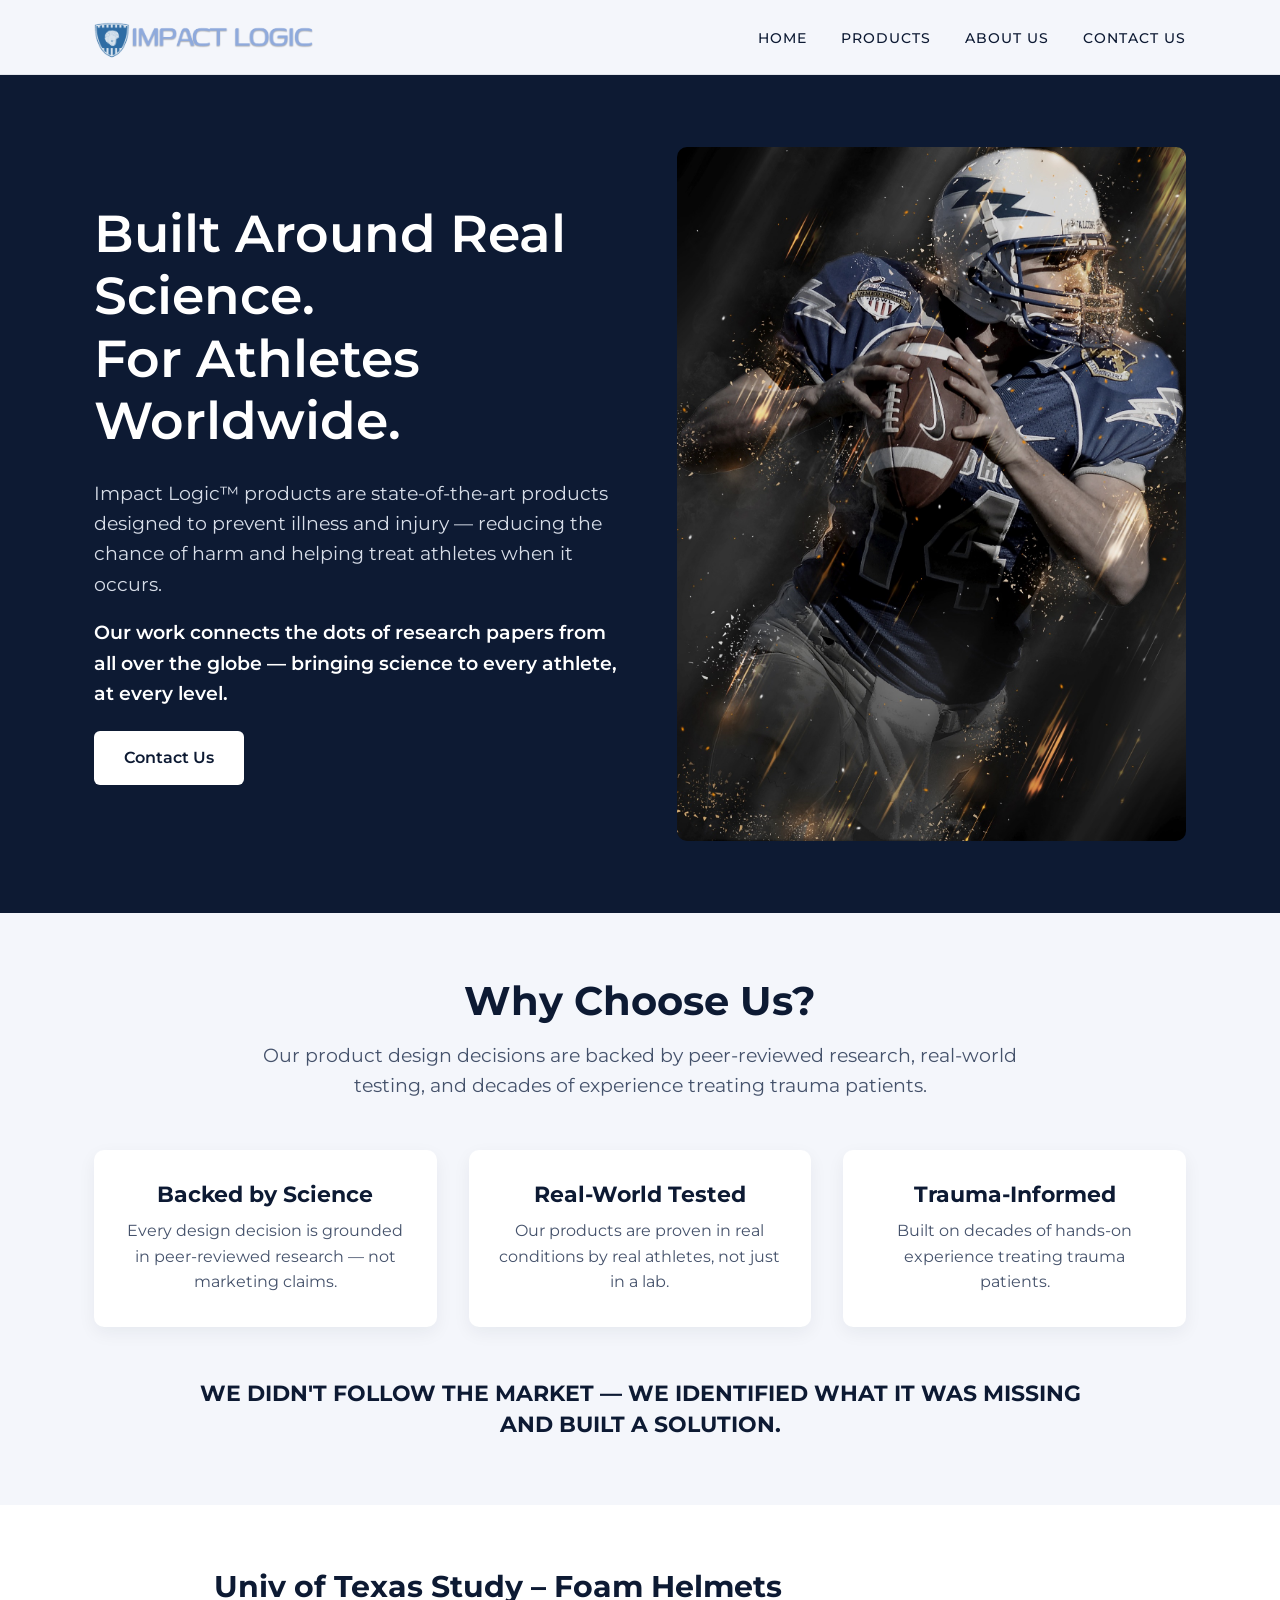
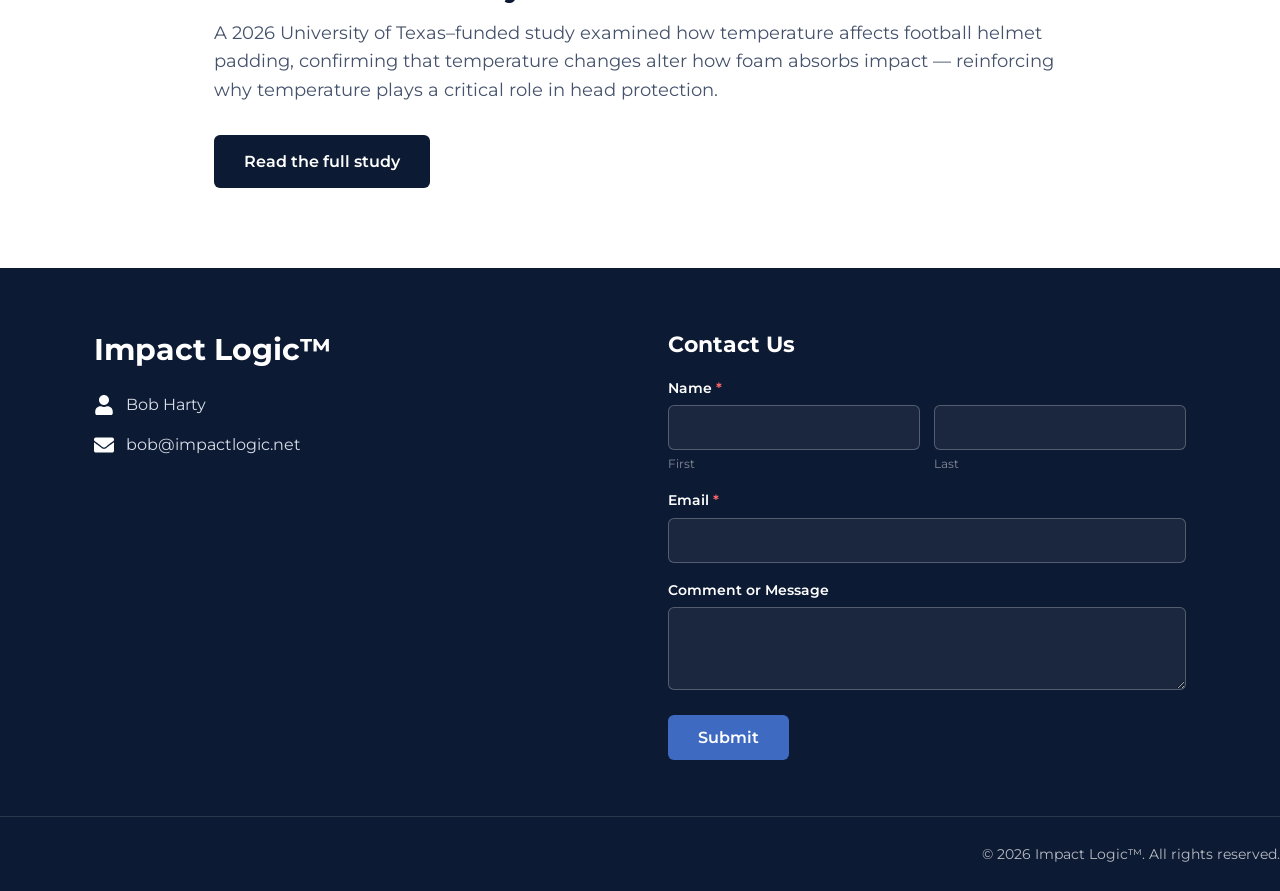
<file: index.html>
<!doctype html>
<html lang="en-US">
  <head>
    <meta charset="UTF-8" />
    <meta name="viewport" content="width=device-width, initial-scale=1" />
    <title>Impact Logic™ — Built Around Real Science</title>
    <link rel="icon" href="images/logo.png" />
    <link rel="preconnect" href="https://fonts.googleapis.com" />
    <link rel="preconnect" href="https://fonts.gstatic.com" crossorigin />
    <link
      href="https://fonts.googleapis.com/css2?family=Montserrat:wght@400;500;600;700&display=swap"
      rel="stylesheet"
    />
    <link rel="stylesheet" href="style.css" />
  </head>
  <body>
    <header class="site-header">
      <div class="header-inner">
        <a href="index.html" class="logo"
          ><img src="images/logo.png" alt="Impact Logic"
        /></a>
        <button
          class="menu-toggle"
          aria-label="Menu"
          onclick="document.getElementById('nav').classList.toggle('open')"
        >
          <svg
            width="28"
            height="28"
            viewBox="0 0 24 24"
            fill="none"
            stroke="#0d1a33"
            stroke-width="2"
          >
            <line x1="3" y1="6" x2="21" y2="6" />
            <line x1="3" y1="12" x2="21" y2="12" />
            <line x1="3" y1="18" x2="21" y2="18" />
          </svg>
        </button>
        <nav class="main" id="nav">
          <ul>
            <li><a href="index.html">Home</a></li>
            <li class="has-drop">
              <a href="products.html">Products</a>
              <ul class="drop">
                <li><a href="the-vortex.html">The Vortex</a></li>
                <li><a href="nekprotek.html">NekProTek</a></li>
                <li><a href="cryo-chair.html">Cryo Chair</a></li>
              </ul>
            </li>
            <li><a href="about.html">About Us</a></li>
            <li><a href="contact.html">Contact Us</a></li>
          </ul>
        </nav>
      </div>
    </header>

    <section class="hero" style="padding: 0">
      <div
        class="hero-grid"
        style="
          display: grid;
          grid-template-columns: 1.05fr 1fr;
          gap: 48px;
          align-items: center;
          background: var(--navy);
          max-width: 100%;
          margin: 0 auto;
          padding: 72px max(24px, calc((100% - 1140px) / 2 + 24px));
          color: #fff;
        "
      >
        <div>
          <h1 style="font-size: 52px; font-weight: 600; margin-bottom: 26px">
            Built Around Real Science.<br />For Athletes Worldwide.
          </h1>
          <p
            style="
              color: var(--text-light);
              margin-bottom: 18px;
              font-size: 19px;
            "
          >
            Impact Logic&trade; products are state-of-the-art products designed
            to prevent illness and injury &mdash; reducing the chance of harm
            and helping treat athletes when it occurs.
          </p>
          <p
            style="
              color: #fff;
              font-weight: 600;
              margin-bottom: 8px;
              font-size: 19px;
            "
          >
            Our work connects the dots of research papers from all over the
            globe &mdash; bringing science to every athlete, at every level.
          </p>
          <a href="contact.html" class="btn">Contact Us</a>
        </div>
        <div
          style="
            border-radius: 10px;
            overflow: hidden;
            background: #05070d;
            min-height: 460px;
          "
        >
          <img
            src="images/hero.jpg"
            alt="American Football Player in action"
            style="
              width: 100%;
              height: 100%;
              object-fit: cover;
              min-height: 460px;
            "
          />
        </div>
      </div>
    </section>
    <section class="alt" style="text-align: center">
      <div class="wrap">
        <h2 style="font-size: 40px; margin-bottom: 16px">Why Choose Us?</h2>
        <p class="lead" style="margin: 0 auto 48px">
          Our product design decisions are backed by peer-reviewed research,
          real-world testing, and decades of experience treating trauma
          patients.
        </p>
        <div class="pillars">
          <div class="pillar">
            <h3>Backed by Science</h3>
            <p>
              Every design decision is grounded in peer-reviewed research
              &mdash; not marketing claims.
            </p>
          </div>
          <div class="pillar">
            <h3>Real-World Tested</h3>
            <p>
              Our products are proven in real conditions by real athletes, not
              just in a lab.
            </p>
          </div>
          <div class="pillar">
            <h3>Trauma-Informed</h3>
            <p>
              Built on decades of hands-on experience treating trauma patients.
            </p>
          </div>
        </div>
        <p
          style="
            max-width: 900px;
            margin: 52px auto 0;
            font-weight: 700;
            font-size: 22px;
            color: var(--navy);
            line-height: 1.4;
          "
        >
          WE DIDN'T FOLLOW THE MARKET &mdash; WE IDENTIFIED WHAT IT WAS MISSING
          AND BUILT A SOLUTION.
        </p>
      </div>
    </section>
    <section>
      <div class="wrap block" style="max-width: 900px; margin: 0 auto">
        <h2>Univ of Texas Study &ndash; Foam Helmets</h2>
        <p>
          A 2026 University of Texas–funded study examined how temperature affects football helmet padding, confirming that temperature changes alter how foam absorbs impact — reinforcing why temperature plays a critical role in head protection.</p>
          <a href="https://link.springer.com/article/10.1007/s10439-026-04161-2" target="_blank" rel="noopener"" class="btn btn-navy" style="color: #fff">Read the full study</a>
        </p>
      </div>
    </section>


    <footer class="site-footer" id="footer">
      <div class="footer-grid">
        <div class="footer-brand">
          <h2>Impact Logic&trade;</h2>
          <ul class="contact-list">
            <li>
              <svg viewBox="0 0 448 512">
                <path
                  d="M224 256c70.7 0 128-57.3 128-128S294.7 0 224 0 96 57.3 96 128s57.3 128 128 128zm89.6 32h-16.7c-22.2 10.2-46.9 16-72.9 16s-50.6-5.8-72.9-16h-16.7C60.2 288 0 348.2 0 422.4V464c0 26.5 21.5 48 48 48h352c26.5 0 48-21.5 48-48v-41.6c0-74.2-60.2-134.4-134.4-134.4z"
                />
              </svg>
              Bob Harty
            </li>
            <li>
              <svg viewBox="0 0 512 512">
                <path
                  d="M502.3 190.8c3.9-3.1 9.7-.2 9.7 4.7V400c0 26.5-21.5 48-48 48H48c-26.5 0-48-21.5-48-48V195.6c0-5 5.7-7.8 9.7-4.7 22.4 17.4 52.1 39.5 154.1 113.6 21.1 15.4 56.7 47.8 92.2 47.6 35.7.3 72-32.8 92.3-47.6 102-74.1 131.6-96.3 154-113.7zM256 320c23.2.4 56.6-29.2 73.4-41.4 132.7-96.3 142.8-104.7 173.4-128.7 5.8-4.5 9.2-11.5 9.2-18.9v-19c0-26.5-21.5-48-48-48H48C21.5 64 0 85.5 0 112v19c0 7.4 3.4 14.3 9.2 18.9 30.6 23.9 40.7 32.4 173.4 128.7 16.8 12.2 50.2 41.8 73.4 41.4z"
                />
              </svg>
              <a href="mailto:bob@impactlogic.net">bob@impactlogic.net</a>
            </li>
          </ul>
        </div>
        <div class="form-box">
          <h3>Contact Us</h3>
          <form action="https://formspree.io/f/xzerdgpr" method="POST">
            <div class="field">
              <label>Name <span class="req">*</span></label>
              <div class="form-row">
                <div>
                  <input type="text" name="First Name" required />
                  <div class="sub">First</div>
                </div>
                <div>
                  <input type="text" name="Last Name" required />
                  <div class="sub">Last</div>
                </div>
              </div>
            </div>
            <div class="field">
              <label>Email <span class="req">*</span></label
              ><input type="email" name="email" required />
            </div>
            <div class="field">
              <label>Comment or Message</label
              ><textarea name="message" rows="3"></textarea>
            </div>
            <button type="submit" class="form-submit">Submit</button>
          </form>
        </div>
      </div>
      <div class="copyright">
        &copy; 2026 Impact Logic&trade;. All rights reserved.
      </div>
    </footer>
     <script src="form-handler.js"></script>
  </body>
</html>
</file>
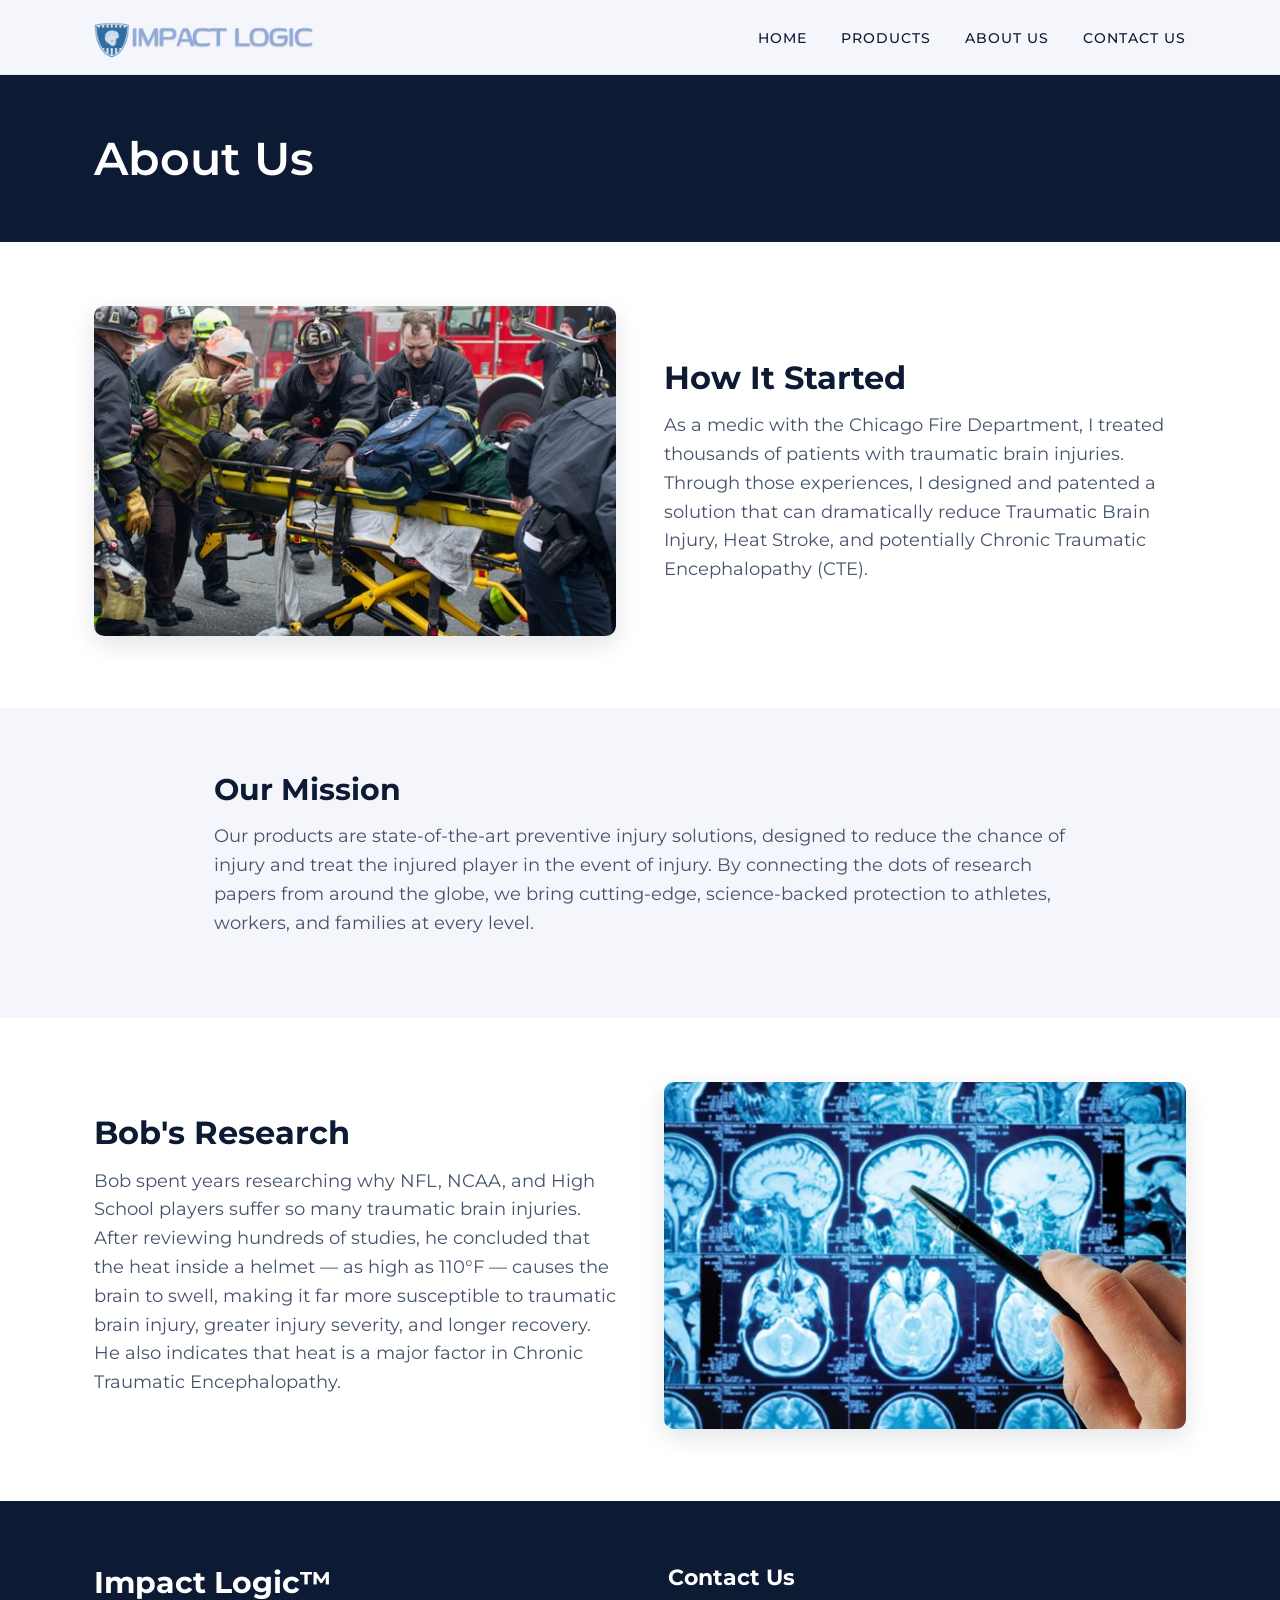
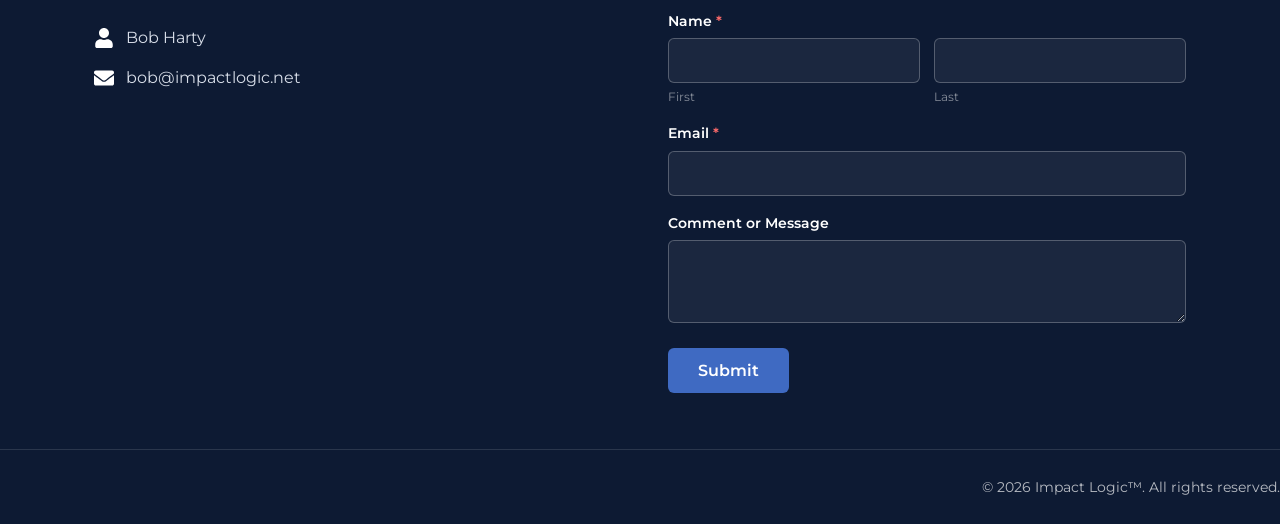
<file: about.html>
<!doctype html>
<html lang="en-US">
<head>
<meta charset="UTF-8">
<meta name="viewport" content="width=device-width, initial-scale=1">
<title>About Us — Impact Logic™</title>
<link rel="icon" href="images/logo.png">
<link rel="preconnect" href="https://fonts.googleapis.com">
<link rel="preconnect" href="https://fonts.gstatic.com" crossorigin>
<link href="https://fonts.googleapis.com/css2?family=Montserrat:wght@400;500;600;700&display=swap" rel="stylesheet">
<link rel="stylesheet" href="style.css">
</head>
<body>
<header class="site-header">
  <div class="header-inner">
    <a href="index.html" class="logo"><img src="images/logo.png" alt="Impact Logic"></a>
    <button class="menu-toggle" aria-label="Menu" onclick="document.getElementById('nav').classList.toggle('open')">
      <svg width="28" height="28" viewBox="0 0 24 24" fill="none" stroke="#0d1a33" stroke-width="2"><line x1="3" y1="6" x2="21" y2="6"/><line x1="3" y1="12" x2="21" y2="12"/><line x1="3" y1="18" x2="21" y2="18"/></svg>
    </button>
    <nav class="main" id="nav">
      <ul>
        <li><a href="index.html">Home</a></li>
        <li class="has-drop"><a href="products.html">Products</a>
          <ul class="drop">
            <li><a href="the-vortex.html">The Vortex</a></li>
            <li><a href="nekprotek.html">NekProTek</a></li>
            <li><a href="cryo-chair.html">Cryo Chair</a></li>
          </ul>
        </li>
        <li><a href="about.html">About Us</a></li>
        <li><a href="contact.html">Contact Us</a></li>
      </ul>
    </nav>
  </div>
</header>

<div class="page-head"><div class="wrap"><h1>About Us</h1></div></div>
<section><div class="wrap">
  <div class="prod">
    <img src="images/medics.png" alt="Medics">
    <div>
      <h2>How It Started</h2>
      <p>As a medic with the Chicago Fire Department, I treated thousands of patients with traumatic brain injuries. Through those experiences, I designed and patented a solution that can dramatically reduce Traumatic Brain Injury, Heat Stroke, and potentially Chronic Traumatic Encephalopathy (CTE).</p>
    </div>
  </div>
</div></section>
<section class="alt"><div class="wrap block">
  <h2>Our Mission</h2>
  <p>Our products are state-of-the-art preventive injury solutions, designed to reduce the chance of injury and treat the injured player in the event of injury. By connecting the dots of research papers from around the globe, we bring cutting-edge, science-backed protection to athletes, workers, and families at every level.</p>
</div></section>
<section><div class="wrap">
  <div class="prod rev">
    <img src="images/mri.png" alt="MRI Brain Scan">
    <div>
      <h2>Bob's Research</h2>
      <p>Bob spent years researching why NFL, NCAA, and High School players suffer so many traumatic brain injuries. After reviewing hundreds of studies, he concluded that the heat inside a helmet &mdash; as high as 110&deg;F &mdash; causes the brain to swell, making it far more susceptible to traumatic brain injury, greater injury severity, and longer recovery. He also indicates that heat is a major factor in Chronic Traumatic Encephalopathy.</p>
    </div>
  </div>
</div></section>

<footer class="site-footer" id="footer">
  <div class="footer-grid">
    <div class="footer-brand">
      <h2>Impact Logic&trade;</h2>
      <ul class="contact-list">
        <li><svg viewBox="0 0 448 512"><path d="M224 256c70.7 0 128-57.3 128-128S294.7 0 224 0 96 57.3 96 128s57.3 128 128 128zm89.6 32h-16.7c-22.2 10.2-46.9 16-72.9 16s-50.6-5.8-72.9-16h-16.7C60.2 288 0 348.2 0 422.4V464c0 26.5 21.5 48 48 48h352c26.5 0 48-21.5 48-48v-41.6c0-74.2-60.2-134.4-134.4-134.4z"/></svg> Bob Harty</li>
        <li><svg viewBox="0 0 512 512"><path d="M502.3 190.8c3.9-3.1 9.7-.2 9.7 4.7V400c0 26.5-21.5 48-48 48H48c-26.5 0-48-21.5-48-48V195.6c0-5 5.7-7.8 9.7-4.7 22.4 17.4 52.1 39.5 154.1 113.6 21.1 15.4 56.7 47.8 92.2 47.6 35.7.3 72-32.8 92.3-47.6 102-74.1 131.6-96.3 154-113.7zM256 320c23.2.4 56.6-29.2 73.4-41.4 132.7-96.3 142.8-104.7 173.4-128.7 5.8-4.5 9.2-11.5 9.2-18.9v-19c0-26.5-21.5-48-48-48H48C21.5 64 0 85.5 0 112v19c0 7.4 3.4 14.3 9.2 18.9 30.6 23.9 40.7 32.4 173.4 128.7 16.8 12.2 50.2 41.8 73.4 41.4z"/></svg> <a href="mailto:bob@impactlogic.net">bob@impactlogic.net</a></li>
      </ul>
    </div>
    <div class="form-box">
      <h3>Contact Us</h3>
      <form action="https://formspree.io/f/xzerdgpr" method="POST">
        <div class="field"><label>Name <span class="req">*</span></label>
          <div class="form-row">
            <div><input type="text" name="First Name" required><div class="sub">First</div></div>
            <div><input type="text" name="Last Name" required><div class="sub">Last</div></div>
          </div>
        </div>
        <div class="field"><label>Email <span class="req">*</span></label><input type="email" name="email" required></div>
        <div class="field"><label>Comment or Message</label><textarea name="message" rows="3"></textarea></div>
        <button type="submit" class="form-submit">Submit</button>
      </form>
    </div>
  </div>
  <div class="copyright">&copy; 2026 Impact Logic&trade;. All rights reserved.</div>
</footer>
   <script src="form-handler.js"></script>
</body>
</html>
</file>
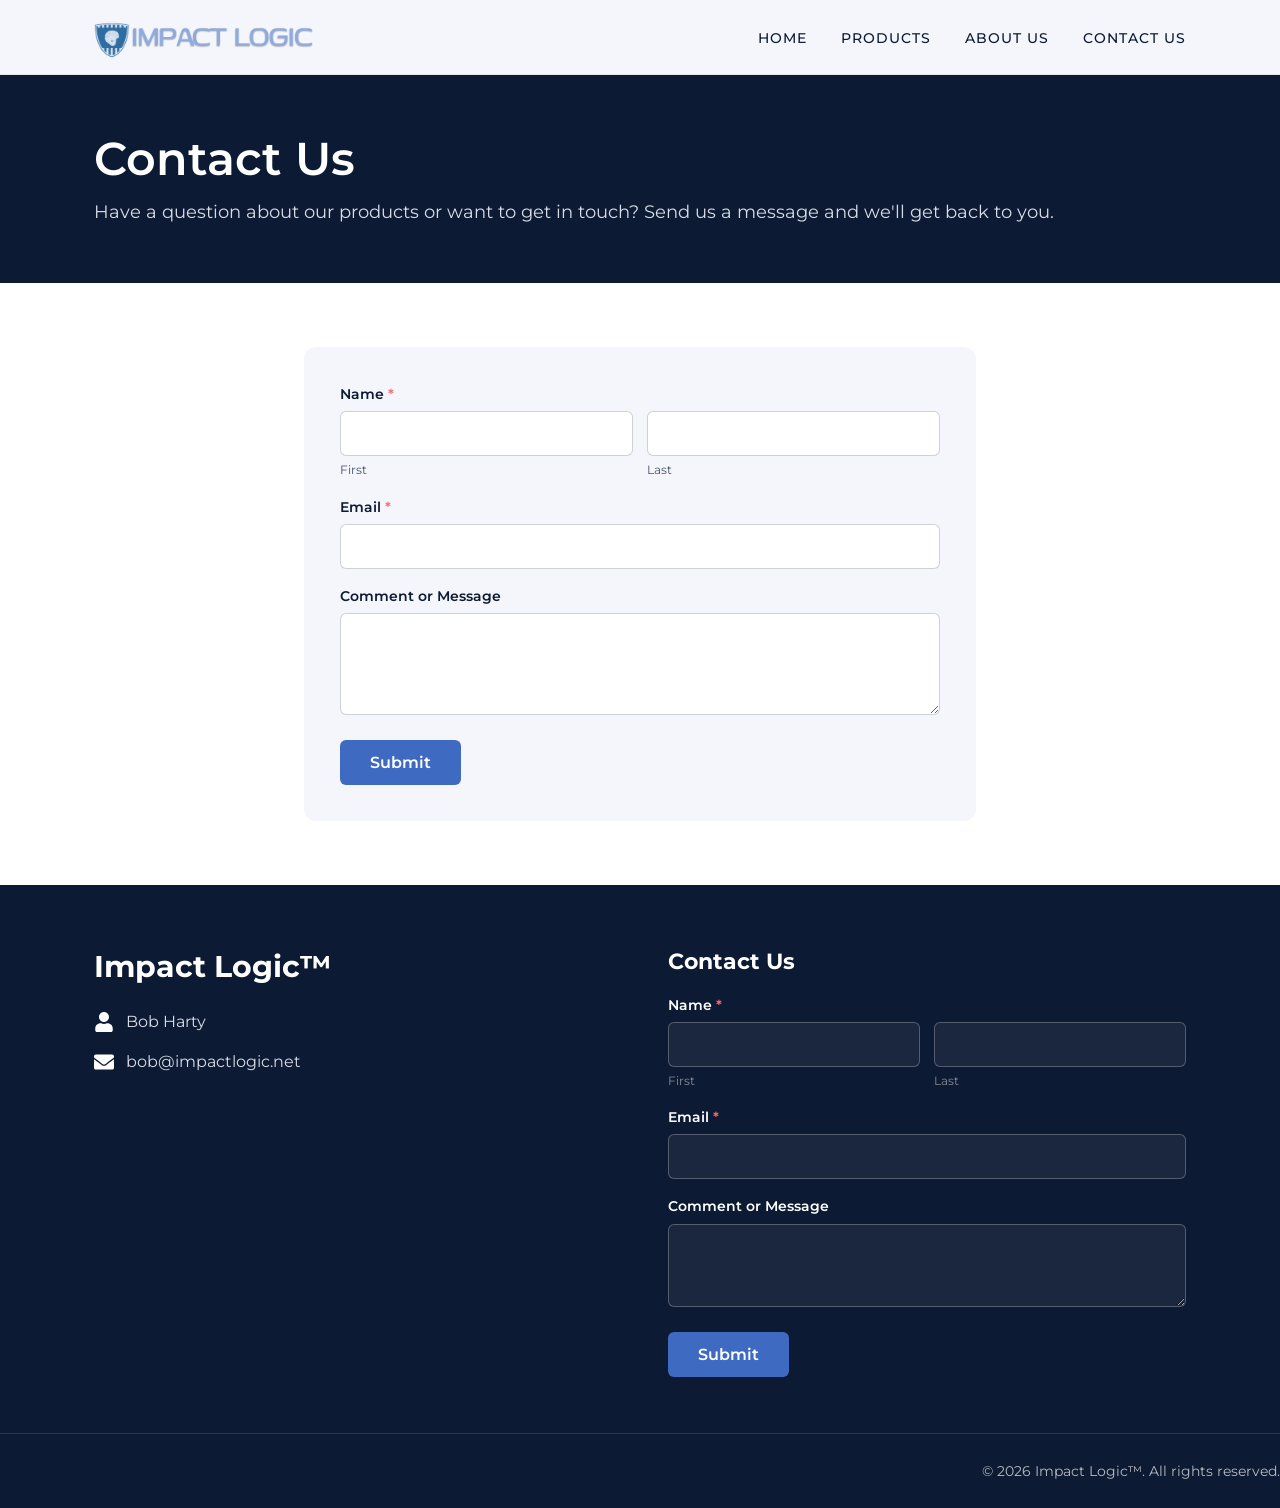
<file: contact.html>
<!doctype html>
<html lang="en-US">
<head>
<meta charset="UTF-8">
<meta name="viewport" content="width=device-width, initial-scale=1">
<title>Contact Us — Impact Logic™</title>
<link rel="icon" href="images/logo.png">
<link rel="preconnect" href="https://fonts.googleapis.com">
<link rel="preconnect" href="https://fonts.gstatic.com" crossorigin>
<link href="https://fonts.googleapis.com/css2?family=Montserrat:wght@400;500;600;700&display=swap" rel="stylesheet">
<link rel="stylesheet" href="style.css">
</head>
<body>
<header class="site-header">
  <div class="header-inner">
    <a href="index.html" class="logo"><img src="images/logo.png" alt="Impact Logic"></a>
    <button class="menu-toggle" aria-label="Menu" onclick="document.getElementById('nav').classList.toggle('open')">
      <svg width="28" height="28" viewBox="0 0 24 24" fill="none" stroke="#0d1a33" stroke-width="2"><line x1="3" y1="6" x2="21" y2="6"/><line x1="3" y1="12" x2="21" y2="12"/><line x1="3" y1="18" x2="21" y2="18"/></svg>
    </button>
    <nav class="main" id="nav">
      <ul>
        <li><a href="index.html">Home</a></li>
        <li class="has-drop"><a href="products.html">Products</a>
          <ul class="drop">
            <li><a href="the-vortex.html">The Vortex</a></li>
            <li><a href="nekprotek.html">NekProTek</a></li>
            <li><a href="cryo-chair.html">Cryo Chair</a></li>
          </ul>
        </li>
        <li><a href="about.html">About Us</a></li>
        <li><a href="contact.html">Contact Us</a></li>
      </ul>
    </nav>
  </div>
</header>

<div class="page-head"><div class="wrap"><h1>Contact Us</h1>
  <p>Have a question about our products or want to get in touch? Send us a message and we'll get back to you.</p>
</div></div>
<section><div class="wrap" style="max-width:720px;">
  <!-- To make this email Bob: sign up free at https://formspree.io, create a form,
       and replace YOUR_FORM_ID below with the endpoint it gives you. -->
  <form action="https://formspree.io/f/xzerdgpr" method="POST" style="background:var(--pale);padding:36px;border-radius:12px;">
    <div class="field"><label style="color:var(--navy);">Name <span class="req">*</span></label>
      <div class="form-row">
        <div><input type="text" name="First Name" required style="background:#fff;border-color:rgba(13,26,51,.2);color:var(--ink);"><div class="sub" style="color:var(--muted);">First</div></div>
        <div><input type="text" name="Last Name" required style="background:#fff;border-color:rgba(13,26,51,.2);color:var(--ink);"><div class="sub" style="color:var(--muted);">Last</div></div>
      </div>
    </div>
    <div class="field"><label style="color:var(--navy);">Email <span class="req">*</span></label><input type="email" name="email" required style="background:#fff;border-color:rgba(13,26,51,.2);color:var(--ink);"></div>
    <div class="field"><label style="color:var(--navy);">Comment or Message</label><textarea name="message" rows="4" style="background:#fff;border-color:rgba(13,26,51,.2);color:var(--ink);"></textarea></div>
    <button type="submit" class="form-submit">Submit</button>
  </form>
</div></section>

<footer class="site-footer" id="footer">
  <div class="footer-grid">
    <div class="footer-brand">
      <h2>Impact Logic&trade;</h2>
      <ul class="contact-list">
        <li><svg viewBox="0 0 448 512"><path d="M224 256c70.7 0 128-57.3 128-128S294.7 0 224 0 96 57.3 96 128s57.3 128 128 128zm89.6 32h-16.7c-22.2 10.2-46.9 16-72.9 16s-50.6-5.8-72.9-16h-16.7C60.2 288 0 348.2 0 422.4V464c0 26.5 21.5 48 48 48h352c26.5 0 48-21.5 48-48v-41.6c0-74.2-60.2-134.4-134.4-134.4z"/></svg> Bob Harty</li>
        <li><svg viewBox="0 0 512 512"><path d="M502.3 190.8c3.9-3.1 9.7-.2 9.7 4.7V400c0 26.5-21.5 48-48 48H48c-26.5 0-48-21.5-48-48V195.6c0-5 5.7-7.8 9.7-4.7 22.4 17.4 52.1 39.5 154.1 113.6 21.1 15.4 56.7 47.8 92.2 47.6 35.7.3 72-32.8 92.3-47.6 102-74.1 131.6-96.3 154-113.7zM256 320c23.2.4 56.6-29.2 73.4-41.4 132.7-96.3 142.8-104.7 173.4-128.7 5.8-4.5 9.2-11.5 9.2-18.9v-19c0-26.5-21.5-48-48-48H48C21.5 64 0 85.5 0 112v19c0 7.4 3.4 14.3 9.2 18.9 30.6 23.9 40.7 32.4 173.4 128.7 16.8 12.2 50.2 41.8 73.4 41.4z"/></svg> <a href="mailto:bob@impactlogic.net">bob@impactlogic.net</a></li>
      </ul>
    </div>
    <div class="form-box">
      <h3>Contact Us</h3>
      <form action="https://formspree.io/f/xzerdgpr" method="POST">
        <div class="field"><label>Name <span class="req">*</span></label>
          <div class="form-row">
            <div><input type="text" name="First Name" required><div class="sub">First</div></div>
            <div><input type="text" name="Last Name" required><div class="sub">Last</div></div>
          </div>
        </div>
        <div class="field"><label>Email <span class="req">*</span></label><input type="email" name="email" required></div>
        <div class="field"><label>Comment or Message</label><textarea name="message" rows="3"></textarea></div>
        <button type="submit" class="form-submit">Submit</button>
      </form>
    </div>
  </div>
  <div class="copyright">&copy; 2026 Impact Logic&trade;. All rights reserved.</div>
</footer>
   <script src="form-handler.js"></script>
</body>
</html>
</file>
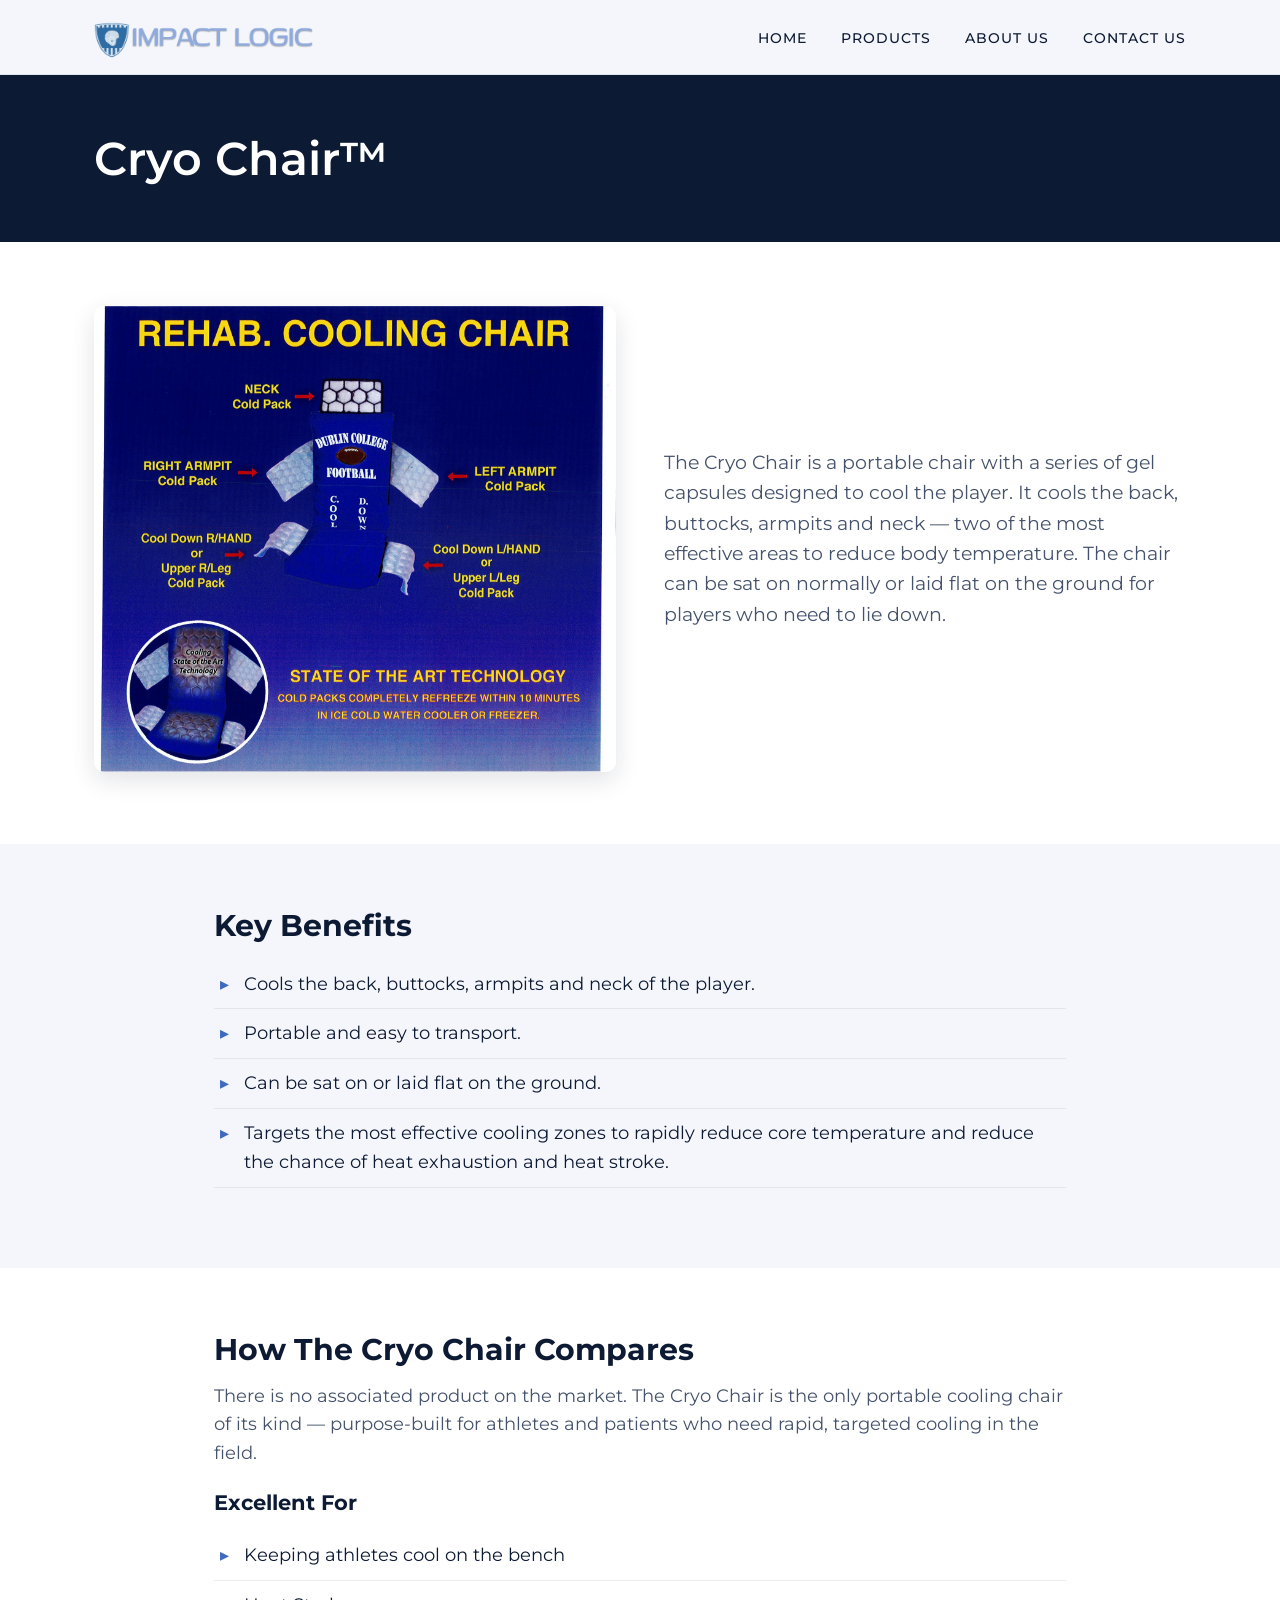
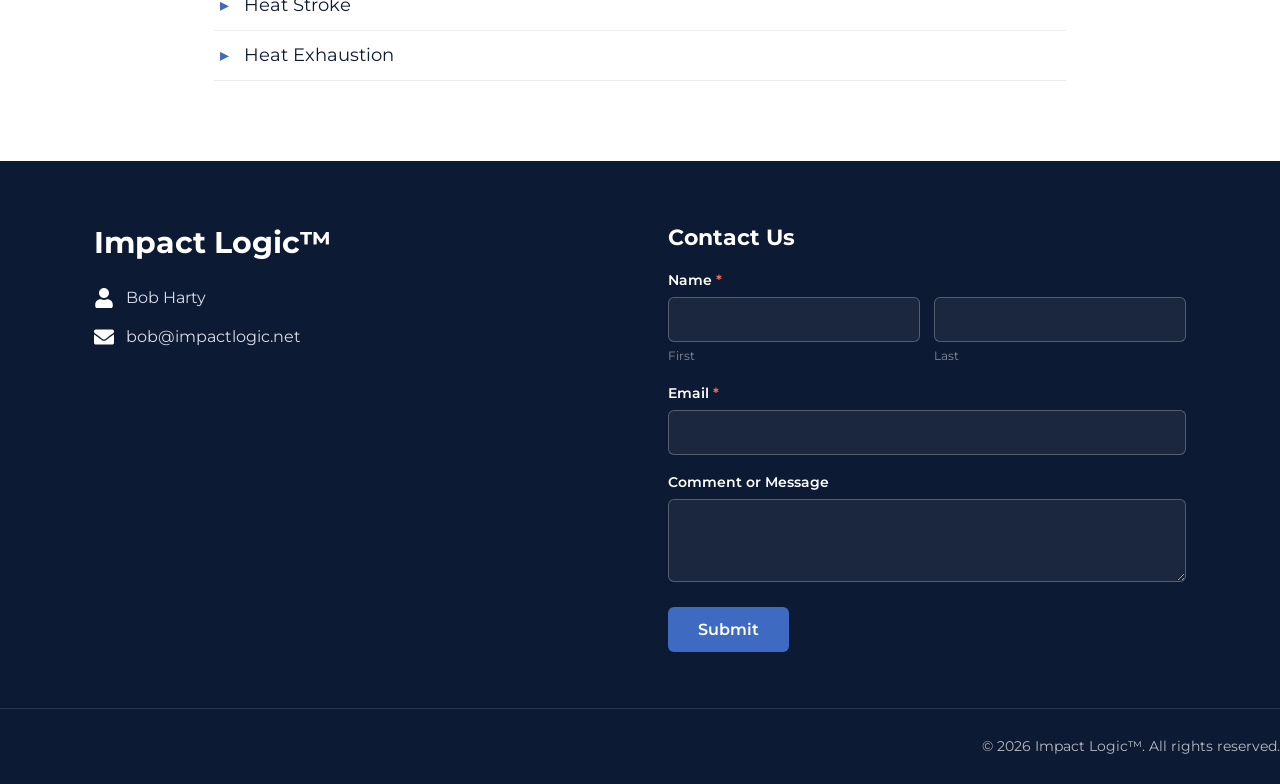
<file: cryo-chair.html>
<!doctype html>
<html lang="en-US">
<head>
<meta charset="UTF-8">
<meta name="viewport" content="width=device-width, initial-scale=1">
<title>Cryo Chair™ — Impact Logic™</title>
<link rel="icon" href="images/logo.png">
<link rel="preconnect" href="https://fonts.googleapis.com">
<link rel="preconnect" href="https://fonts.gstatic.com" crossorigin>
<link href="https://fonts.googleapis.com/css2?family=Montserrat:wght@400;500;600;700&display=swap" rel="stylesheet">
<link rel="stylesheet" href="style.css">
</head>
<body>
<header class="site-header">
  <div class="header-inner">
    <a href="index.html" class="logo"><img src="images/logo.png" alt="Impact Logic"></a>
    <button class="menu-toggle" aria-label="Menu" onclick="document.getElementById('nav').classList.toggle('open')">
      <svg width="28" height="28" viewBox="0 0 24 24" fill="none" stroke="#0d1a33" stroke-width="2"><line x1="3" y1="6" x2="21" y2="6"/><line x1="3" y1="12" x2="21" y2="12"/><line x1="3" y1="18" x2="21" y2="18"/></svg>
    </button>
    <nav class="main" id="nav">
      <ul>
        <li><a href="index.html">Home</a></li>
        <li class="has-drop"><a href="products.html">Products</a>
          <ul class="drop">
            <li><a href="the-vortex.html">The Vortex</a></li>
            <li><a href="nekprotek.html">NekProTek</a></li>
            <li><a href="cryo-chair.html">Cryo Chair</a></li>
          </ul>
        </li>
        <li><a href="about.html">About Us</a></li>
        <li><a href="contact.html">Contact Us</a></li>
      </ul>
    </nav>
  </div>
</header>

<div class="page-head"><div class="wrap"><h1>Cryo Chair&trade;</h1></div></div>
<section><div class="wrap">
  <div class="prod">
    <img src="images/cryo.jpg" alt="Cryo Chair">
    <div>
      <p class="lead">The Cryo Chair is a portable chair with a series of gel capsules designed to cool the player. It cools the back, buttocks, armpits and neck &mdash; two of the most effective areas to reduce body temperature. The chair can be sat on normally or laid flat on the ground for players who need to lie down.</p>
    </div>
  </div>
</div></section>
<section class="alt"><div class="wrap block">
  <h2>Key Benefits</h2>
  <ul class="stat-list">
    <li>Cools the back, buttocks, armpits and neck of the player.</li>
    <li>Portable and easy to transport.</li>
    <li>Can be sat on or laid flat on the ground.</li>
    <li>Targets the most effective cooling zones to rapidly reduce core temperature and reduce the chance of heat exhaustion and heat stroke.</li>
  </ul>
</div></section>
<section><div class="wrap block">
  <h2>How The Cryo Chair Compares</h2>
  <p>There is no associated product on the market. The Cryo Chair is the only portable cooling chair of its kind &mdash; purpose-built for athletes and patients who need rapid, targeted cooling in the field.</p>
  <h3 style="color:var(--navy);margin:22px 0 10px;">Excellent For</h3>
  <ul class="stat-list">
    <li>Keeping athletes cool on the bench</li>
    <li>Heat Stroke</li>
    <li>Heat Exhaustion</li>
  </ul>
</div></section>

<footer class="site-footer" id="footer">
  <div class="footer-grid">
    <div class="footer-brand">
      <h2>Impact Logic&trade;</h2>
      <ul class="contact-list">
        <li><svg viewBox="0 0 448 512"><path d="M224 256c70.7 0 128-57.3 128-128S294.7 0 224 0 96 57.3 96 128s57.3 128 128 128zm89.6 32h-16.7c-22.2 10.2-46.9 16-72.9 16s-50.6-5.8-72.9-16h-16.7C60.2 288 0 348.2 0 422.4V464c0 26.5 21.5 48 48 48h352c26.5 0 48-21.5 48-48v-41.6c0-74.2-60.2-134.4-134.4-134.4z"/></svg> Bob Harty</li>
        <li><svg viewBox="0 0 512 512"><path d="M502.3 190.8c3.9-3.1 9.7-.2 9.7 4.7V400c0 26.5-21.5 48-48 48H48c-26.5 0-48-21.5-48-48V195.6c0-5 5.7-7.8 9.7-4.7 22.4 17.4 52.1 39.5 154.1 113.6 21.1 15.4 56.7 47.8 92.2 47.6 35.7.3 72-32.8 92.3-47.6 102-74.1 131.6-96.3 154-113.7zM256 320c23.2.4 56.6-29.2 73.4-41.4 132.7-96.3 142.8-104.7 173.4-128.7 5.8-4.5 9.2-11.5 9.2-18.9v-19c0-26.5-21.5-48-48-48H48C21.5 64 0 85.5 0 112v19c0 7.4 3.4 14.3 9.2 18.9 30.6 23.9 40.7 32.4 173.4 128.7 16.8 12.2 50.2 41.8 73.4 41.4z"/></svg> <a href="mailto:bob@impactlogic.net">bob@impactlogic.net</a></li>
      </ul>
    </div>
    <div class="form-box">
      <h3>Contact Us</h3>
      <form action="https://formspree.io/f/xzerdgpr" method="POST">
        <div class="field"><label>Name <span class="req">*</span></label>
          <div class="form-row">
            <div><input type="text" name="First Name" required><div class="sub">First</div></div>
            <div><input type="text" name="Last Name" required><div class="sub">Last</div></div>
          </div>
        </div>
        <div class="field"><label>Email <span class="req">*</span></label><input type="email" name="email" required></div>
        <div class="field"><label>Comment or Message</label><textarea name="message" rows="3"></textarea></div>
        <button type="submit" class="form-submit">Submit</button>
      </form>
    </div>
  </div>
  <div class="copyright">&copy; 2026 Impact Logic&trade;. All rights reserved.</div>
</footer>
   <script src="form-handler.js"></script>
</body>
</html>
</file>
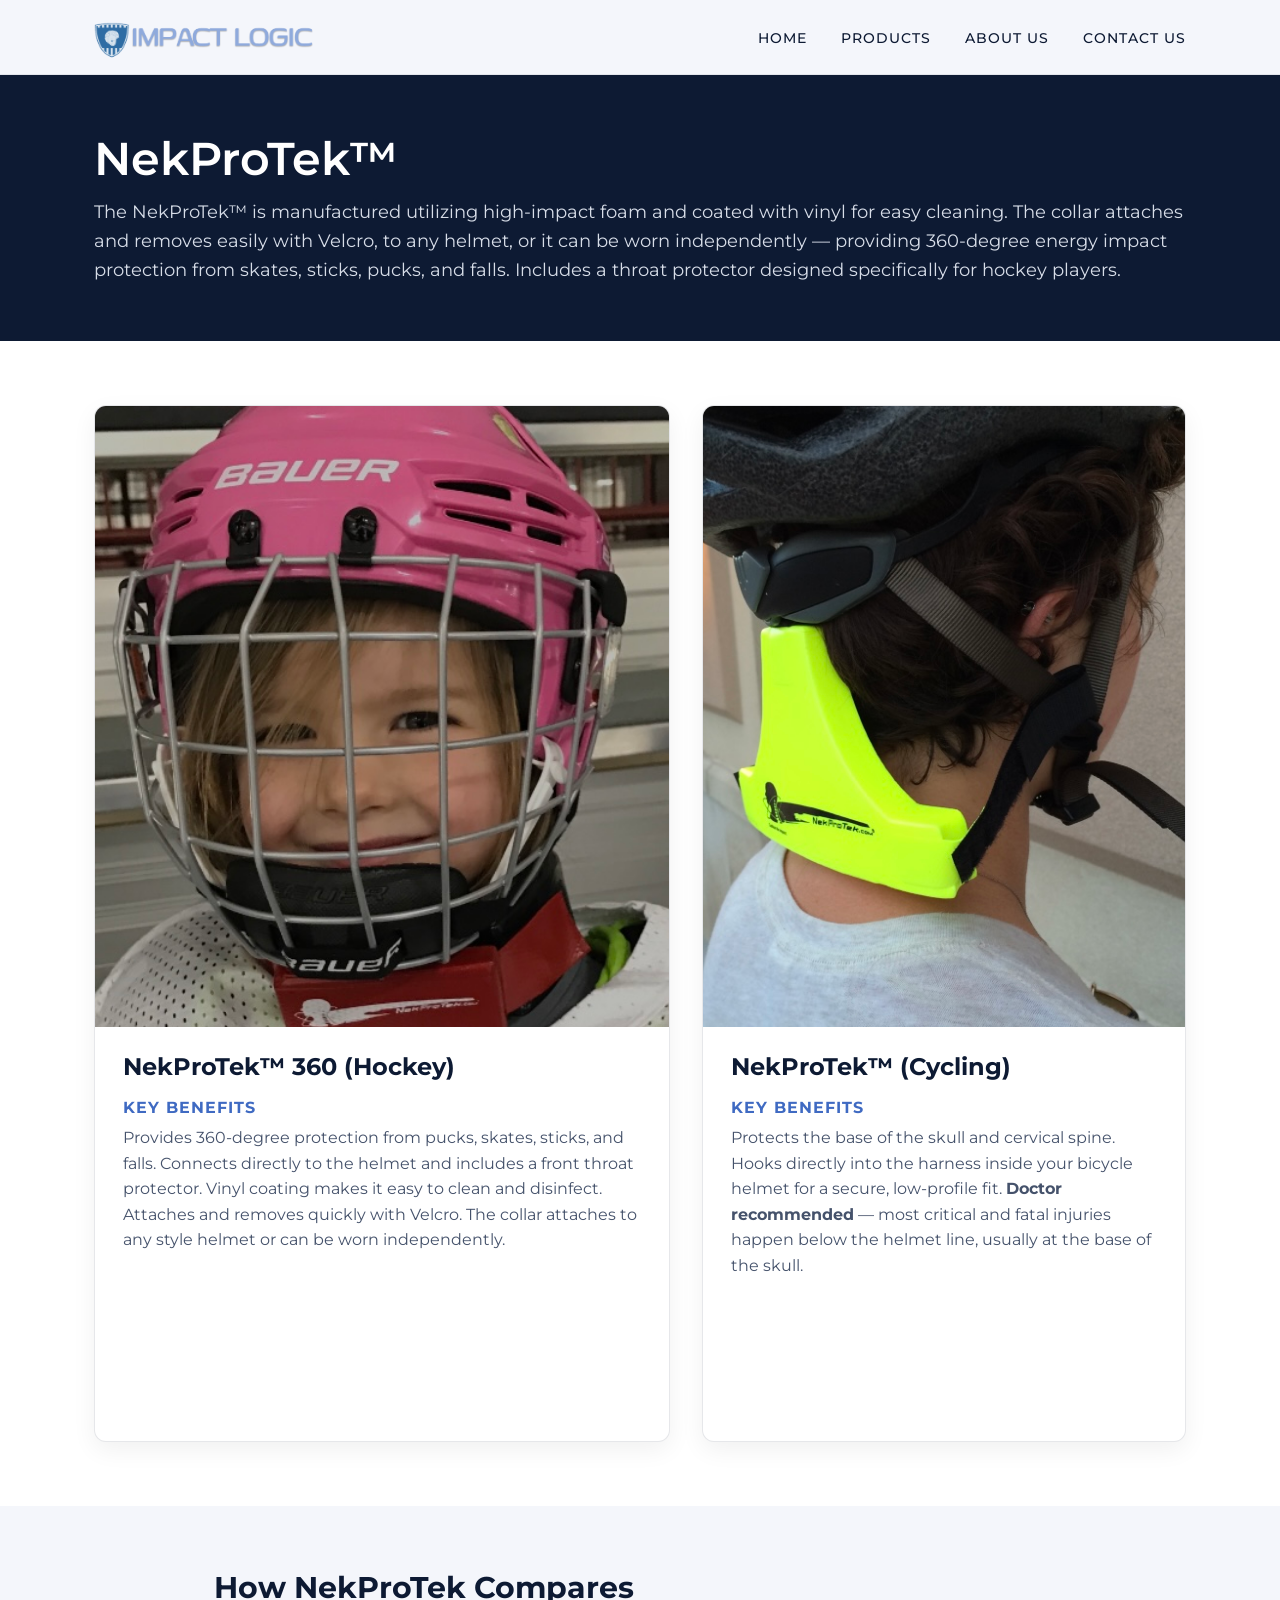
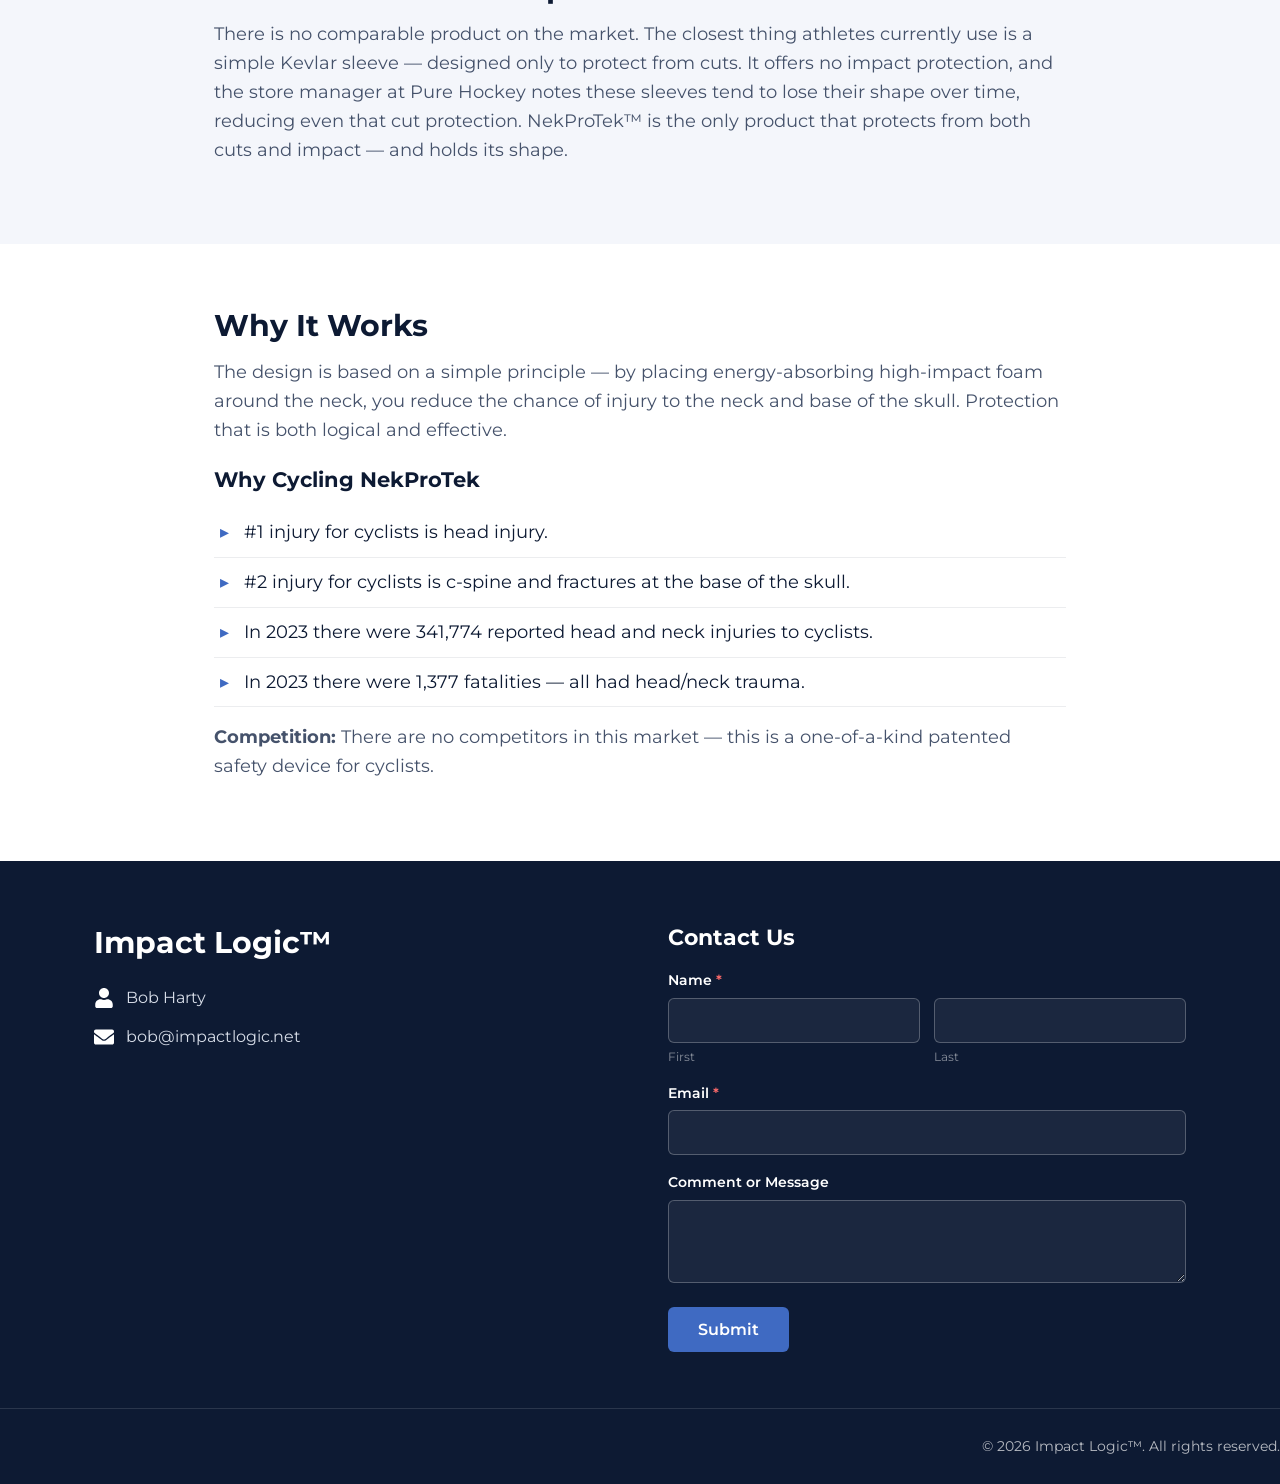
<file: nekprotek.html>
<!doctype html>
<html lang="en-US">
<head>
<meta charset="UTF-8">
<meta name="viewport" content="width=device-width, initial-scale=1">
<title>NekProTek™ — Impact Logic™</title>
<link rel="icon" href="images/logo.png">
<link rel="preconnect" href="https://fonts.googleapis.com">
<link rel="preconnect" href="https://fonts.gstatic.com" crossorigin>
<link href="https://fonts.googleapis.com/css2?family=Montserrat:wght@400;500;600;700&display=swap" rel="stylesheet">
<link rel="stylesheet" href="style.css">
</head>
<body>
<header class="site-header">
  <div class="header-inner">
    <a href="index.html" class="logo"><img src="images/logo.png" alt="Impact Logic"></a>
    <button class="menu-toggle" aria-label="Menu" onclick="document.getElementById('nav').classList.toggle('open')">
      <svg width="28" height="28" viewBox="0 0 24 24" fill="none" stroke="#0d1a33" stroke-width="2"><line x1="3" y1="6" x2="21" y2="6"/><line x1="3" y1="12" x2="21" y2="12"/><line x1="3" y1="18" x2="21" y2="18"/></svg>
    </button>
    <nav class="main" id="nav">
      <ul>
        <li><a href="index.html">Home</a></li>
        <li class="has-drop"><a href="products.html">Products</a>
          <ul class="drop">
            <li><a href="the-vortex.html">The Vortex</a></li>
            <li><a href="nekprotek.html">NekProTek</a></li>
            <li><a href="cryo-chair.html">Cryo Chair</a></li>
          </ul>
        </li>
        <li><a href="about.html">About Us</a></li>
        <li><a href="contact.html">Contact Us</a></li>
      </ul>
    </nav>
  </div>
</header>

<div class="page-head"><div class="wrap"><h1>NekProTek&trade;</h1>
  <p>The NekProTek&trade; is manufactured utilizing high-impact foam and coated with vinyl for easy cleaning. The collar attaches and removes easily with Velcro, to any helmet, or it can be worn independently &mdash; providing 360-degree energy impact protection from skates, sticks, pucks, and falls. Includes a throat protector designed specifically for hockey players.</p>
</div></div>
<section><div class="wrap">
  <div class="cards2">
    <div class="card">
      <img src="images/nekprotek-hockey-real.jpg" alt="NekProTek 360 Hockey">
      <div class="body">
        <h2>NekProTek&trade; 360 (Hockey)</h2>
        <h3>Key Benefits</h3>
        <p>Provides 360-degree protection from pucks, skates, sticks, and falls. Connects directly to the helmet and includes a front throat protector. Vinyl coating makes it easy to clean and disinfect. Attaches and removes quickly with Velcro. The collar attaches to any style helmet or can be worn independently.</p>
      </div>
    </div>
    <div class="card">
      <img src="images/nekprotek-cycling.jpg" alt="NekProTek Cycling">
      <div class="body">
        <h2>NekProTek&trade; (Cycling)</h2>
        <h3>Key Benefits</h3>
        <p>Protects the base of the skull and cervical spine. Hooks directly into the harness inside your bicycle helmet for a secure, low-profile fit. <strong>Doctor recommended</strong> &mdash; most critical and fatal injuries happen below the helmet line, usually at the base of the skull.</p>
      </div>
    </div>
  </div>
</div></section>
<section class="alt"><div class="wrap block">
  <h2>How NekProTek Compares</h2>
  <p>There is no comparable product on the market. The closest thing athletes currently use is a simple Kevlar sleeve &mdash; designed only to protect from cuts. It offers no impact protection, and the store manager at Pure Hockey notes these sleeves tend to lose their shape over time, reducing even that cut protection. NekProTek&trade; is the only product that protects from both cuts and impact &mdash; and holds its shape.</p>
</div></section>
<section><div class="wrap block">
  <h2>Why It Works</h2>
  <p>The design is based on a simple principle &mdash; by placing energy-absorbing high-impact foam around the neck, you reduce the chance of injury to the neck and base of the skull. Protection that is both logical and effective.</p>
  <h3 style="color:var(--navy);margin:22px 0 10px;">Why Cycling NekProTek</h3>
  <ul class="stat-list">
    <li>#1 injury for cyclists is head injury.</li>
    <li>#2 injury for cyclists is c-spine and fractures at the base of the skull.</li>
    <li>In 2023 there were 341,774 reported head and neck injuries to cyclists.</li>
    <li>In 2023 there were 1,377 fatalities &mdash; all had head/neck trauma.</li>
  </ul>
  <p><strong>Competition:</strong> There are no competitors in this market &mdash; this is a one-of-a-kind patented safety device for cyclists.</p>
</div></section>

<footer class="site-footer" id="footer">
  <div class="footer-grid">
    <div class="footer-brand">
      <h2>Impact Logic&trade;</h2>
      <ul class="contact-list">
        <li><svg viewBox="0 0 448 512"><path d="M224 256c70.7 0 128-57.3 128-128S294.7 0 224 0 96 57.3 96 128s57.3 128 128 128zm89.6 32h-16.7c-22.2 10.2-46.9 16-72.9 16s-50.6-5.8-72.9-16h-16.7C60.2 288 0 348.2 0 422.4V464c0 26.5 21.5 48 48 48h352c26.5 0 48-21.5 48-48v-41.6c0-74.2-60.2-134.4-134.4-134.4z"/></svg> Bob Harty</li>
        <li><svg viewBox="0 0 512 512"><path d="M502.3 190.8c3.9-3.1 9.7-.2 9.7 4.7V400c0 26.5-21.5 48-48 48H48c-26.5 0-48-21.5-48-48V195.6c0-5 5.7-7.8 9.7-4.7 22.4 17.4 52.1 39.5 154.1 113.6 21.1 15.4 56.7 47.8 92.2 47.6 35.7.3 72-32.8 92.3-47.6 102-74.1 131.6-96.3 154-113.7zM256 320c23.2.4 56.6-29.2 73.4-41.4 132.7-96.3 142.8-104.7 173.4-128.7 5.8-4.5 9.2-11.5 9.2-18.9v-19c0-26.5-21.5-48-48-48H48C21.5 64 0 85.5 0 112v19c0 7.4 3.4 14.3 9.2 18.9 30.6 23.9 40.7 32.4 173.4 128.7 16.8 12.2 50.2 41.8 73.4 41.4z"/></svg> <a href="mailto:bob@impactlogic.net">bob@impactlogic.net</a></li>
      </ul>
    </div>
    <div class="form-box">
      <h3>Contact Us</h3>
      <form action="https://formspree.io/f/xzerdgpr" method="POST">
        <div class="field"><label>Name <span class="req">*</span></label>
          <div class="form-row">
            <div><input type="text" name="First Name" required><div class="sub">First</div></div>
            <div><input type="text" name="Last Name" required><div class="sub">Last</div></div>
          </div>
        </div>
        <div class="field"><label>Email <span class="req">*</span></label><input type="email" name="email" required></div>
        <div class="field"><label>Comment or Message</label><textarea name="message" rows="3"></textarea></div>
        <button type="submit" class="form-submit">Submit</button>
      </form>
    </div>
  </div>
  <div class="copyright">&copy; 2026 Impact Logic&trade;. All rights reserved.</div>
</footer>
   <script src="form-handler.js"></script>
</body>
</html>
</file>
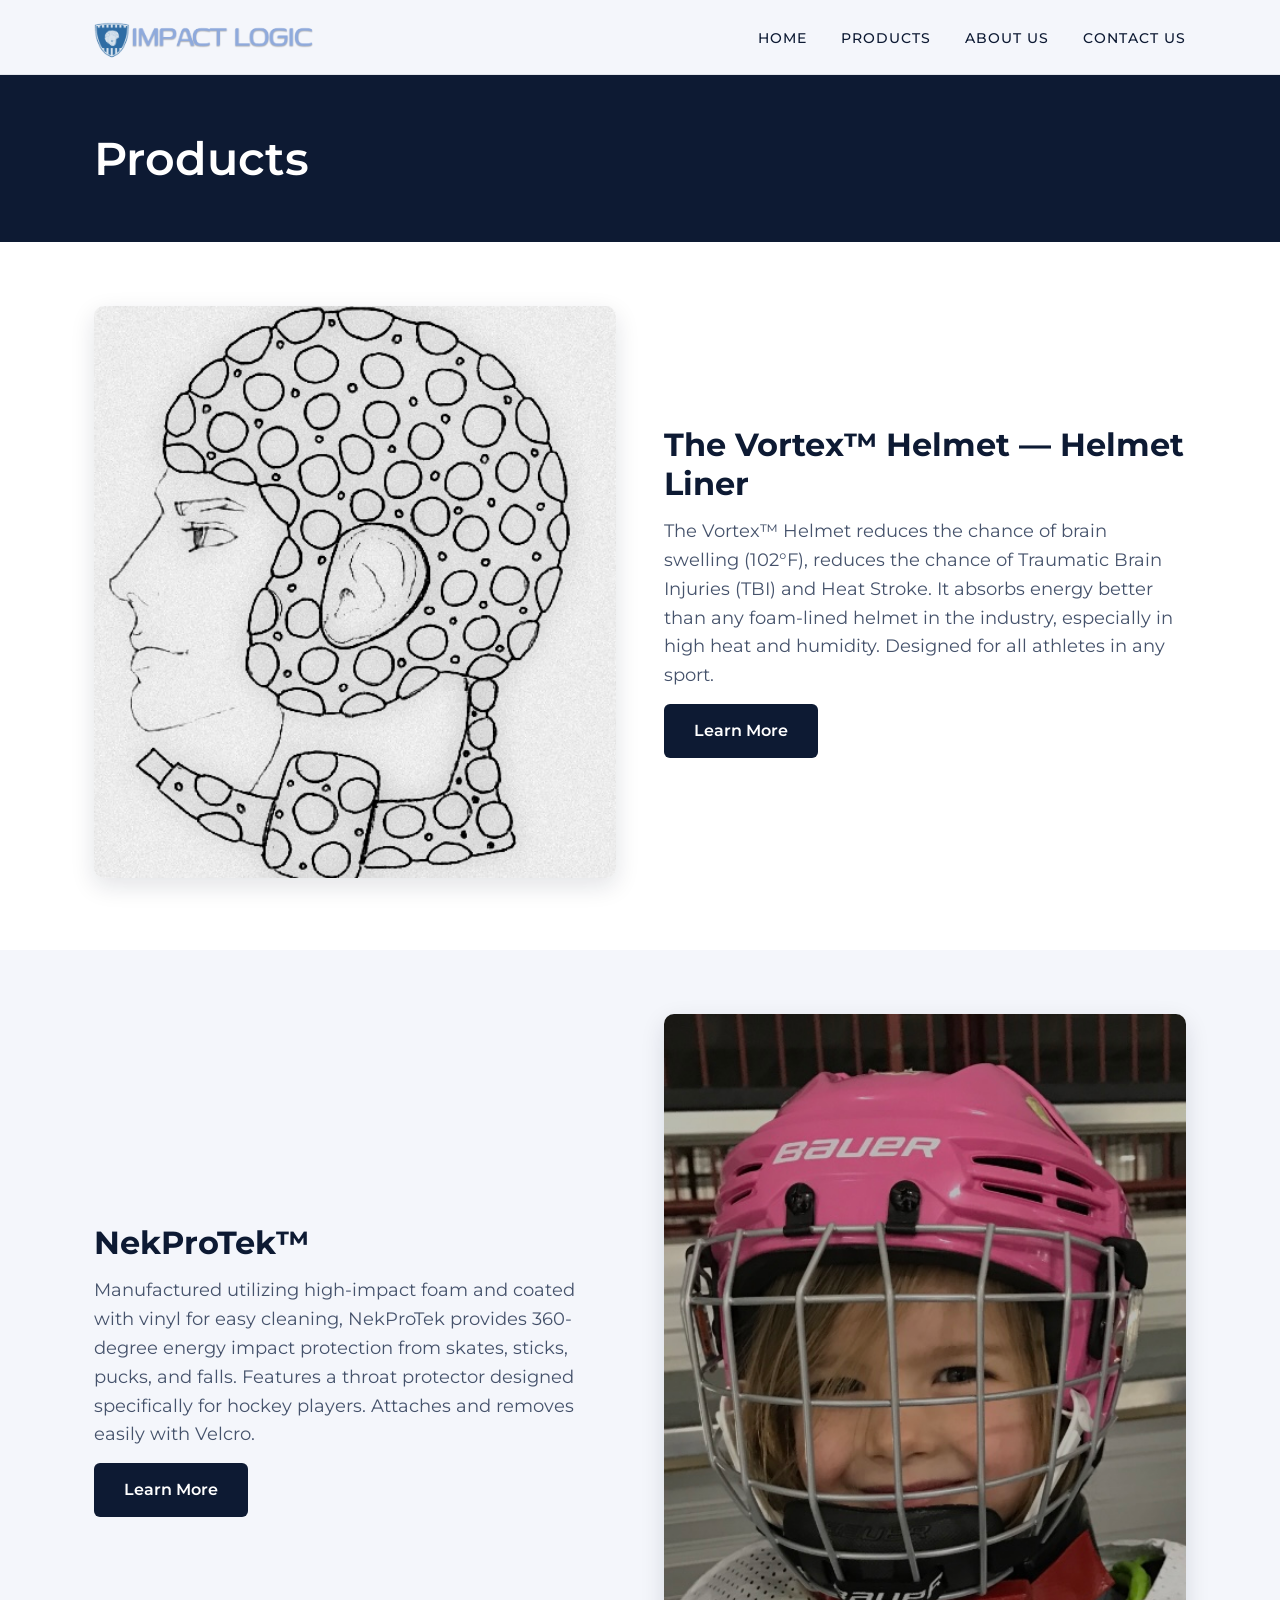
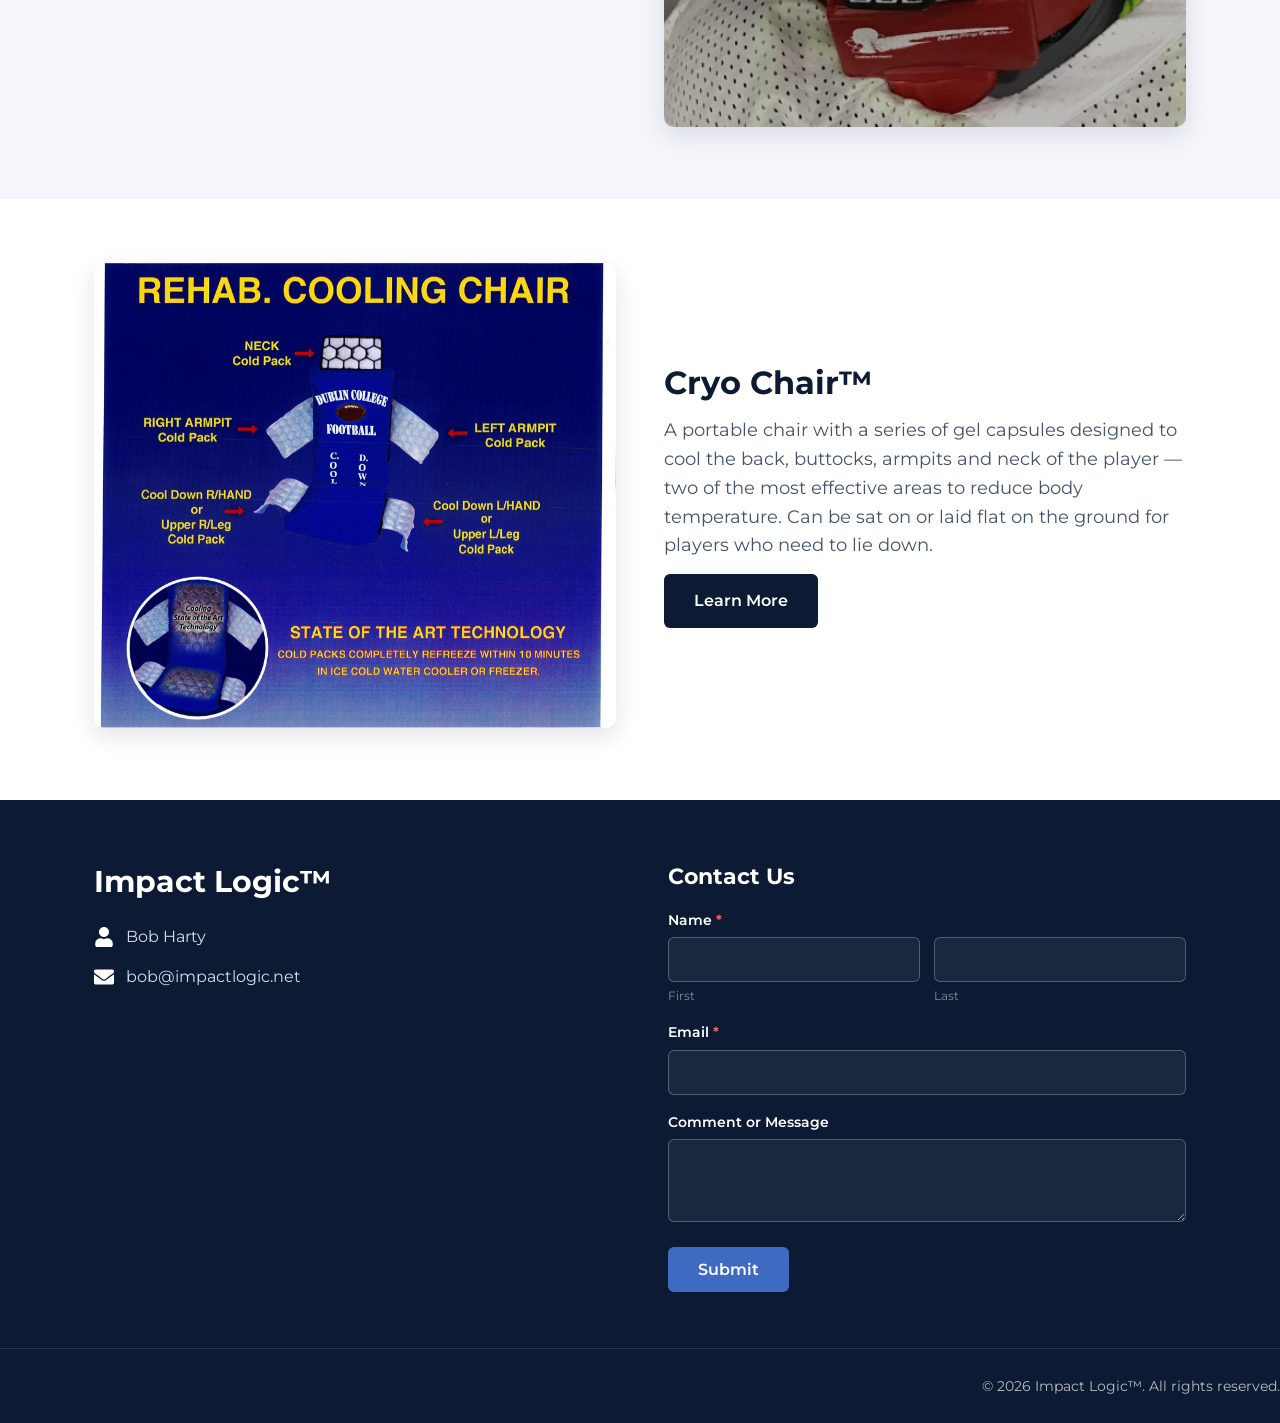
<file: products.html>
<!doctype html>
<html lang="en-US">
<head>
<meta charset="UTF-8">
<meta name="viewport" content="width=device-width, initial-scale=1">
<title>Products — Impact Logic™</title>
<link rel="icon" href="images/logo.png">
<link rel="preconnect" href="https://fonts.googleapis.com">
<link rel="preconnect" href="https://fonts.gstatic.com" crossorigin>
<link href="https://fonts.googleapis.com/css2?family=Montserrat:wght@400;500;600;700&display=swap" rel="stylesheet">
<link rel="stylesheet" href="style.css">
</head>
<body>
<header class="site-header">
  <div class="header-inner">
    <a href="index.html" class="logo"><img src="images/logo.png" alt="Impact Logic"></a>
    <button class="menu-toggle" aria-label="Menu" onclick="document.getElementById('nav').classList.toggle('open')">
      <svg width="28" height="28" viewBox="0 0 24 24" fill="none" stroke="#0d1a33" stroke-width="2"><line x1="3" y1="6" x2="21" y2="6"/><line x1="3" y1="12" x2="21" y2="12"/><line x1="3" y1="18" x2="21" y2="18"/></svg>
    </button>
    <nav class="main" id="nav">
      <ul>
        <li><a href="index.html">Home</a></li>
        <li class="has-drop"><a href="products.html">Products</a>
          <ul class="drop">
            <li><a href="the-vortex.html">The Vortex</a></li>
            <li><a href="nekprotek.html">NekProTek</a></li>
            <li><a href="cryo-chair.html">Cryo Chair</a></li>
          </ul>
        </li>
        <li><a href="about.html">About Us</a></li>
        <li><a href="contact.html">Contact Us</a></li>
      </ul>
    </nav>
  </div>
</header>

<div class="page-head"><div class="wrap"><h1>Products</h1></div></div>
<section><div class="wrap">
  <div class="prod">
    <img src="images/vortex-sketch.jpg" alt="The Vortex Helmet">
    <div>
      <h2>The Vortex&trade; Helmet &mdash; Helmet Liner</h2>
      <p>The Vortex&trade; Helmet reduces the chance of brain swelling (102&deg;F), reduces the chance of Traumatic Brain Injuries (TBI) and Heat Stroke. It absorbs energy better than any foam-lined helmet in the industry, especially in high heat and humidity. Designed for all athletes in any sport.</p>
      <a href="the-vortex.html" class="btn btn-navy">Learn More</a>
    </div>
  </div>
</div></section>
<section class="alt"><div class="wrap">
  <div class="prod rev">
    <img src="images/nekprotek-hockey-real.jpg" alt="NekProTek">
    <div>
      <h2>NekProTek&trade;</h2>
      <p>Manufactured utilizing high-impact foam and coated with vinyl for easy cleaning, NekProTek provides 360-degree energy impact protection from skates, sticks, pucks, and falls. Features a throat protector designed specifically for hockey players. Attaches and removes easily with Velcro.</p>
      <a href="nekprotek.html" class="btn btn-navy">Learn More</a>
    </div>
  </div>
</div></section>
<section><div class="wrap">
  <div class="prod">
    <img src="images/cryo.jpg" alt="Cryo Chair">
    <div>
      <h2>Cryo Chair&trade;</h2>
      <p>A portable chair with a series of gel capsules designed to cool the back, buttocks, armpits and neck of the player &mdash; two of the most effective areas to reduce body temperature. Can be sat on or laid flat on the ground for players who need to lie down.</p>
      <a href="cryo-chair.html" class="btn btn-navy">Learn More</a>
    </div>
  </div>
</div></section>

<footer class="site-footer" id="footer">
  <div class="footer-grid">
    <div class="footer-brand">
      <h2>Impact Logic&trade;</h2>
      <ul class="contact-list">
        <li><svg viewBox="0 0 448 512"><path d="M224 256c70.7 0 128-57.3 128-128S294.7 0 224 0 96 57.3 96 128s57.3 128 128 128zm89.6 32h-16.7c-22.2 10.2-46.9 16-72.9 16s-50.6-5.8-72.9-16h-16.7C60.2 288 0 348.2 0 422.4V464c0 26.5 21.5 48 48 48h352c26.5 0 48-21.5 48-48v-41.6c0-74.2-60.2-134.4-134.4-134.4z"/></svg> Bob Harty</li>
        <li><svg viewBox="0 0 512 512"><path d="M502.3 190.8c3.9-3.1 9.7-.2 9.7 4.7V400c0 26.5-21.5 48-48 48H48c-26.5 0-48-21.5-48-48V195.6c0-5 5.7-7.8 9.7-4.7 22.4 17.4 52.1 39.5 154.1 113.6 21.1 15.4 56.7 47.8 92.2 47.6 35.7.3 72-32.8 92.3-47.6 102-74.1 131.6-96.3 154-113.7zM256 320c23.2.4 56.6-29.2 73.4-41.4 132.7-96.3 142.8-104.7 173.4-128.7 5.8-4.5 9.2-11.5 9.2-18.9v-19c0-26.5-21.5-48-48-48H48C21.5 64 0 85.5 0 112v19c0 7.4 3.4 14.3 9.2 18.9 30.6 23.9 40.7 32.4 173.4 128.7 16.8 12.2 50.2 41.8 73.4 41.4z"/></svg> <a href="mailto:bob@impactlogic.net">bob@impactlogic.net</a></li>
      </ul>
    </div>
    <div class="form-box">
      <h3>Contact Us</h3>
      <form action="https://formspree.io/f/xzerdgpr" method="POST">
        <div class="field"><label>Name <span class="req">*</span></label>
          <div class="form-row">
            <div><input type="text" name="First Name" required><div class="sub">First</div></div>
            <div><input type="text" name="Last Name" required><div class="sub">Last</div></div>
          </div>
        </div>
        <div class="field"><label>Email <span class="req">*</span></label><input type="email" name="email" required></div>
        <div class="field"><label>Comment or Message</label><textarea name="message" rows="3"></textarea></div>
        <button type="submit" class="form-submit">Submit</button>
      </form>
    </div>
  </div>
  <div class="copyright">&copy; 2026 Impact Logic&trade;. All rights reserved.</div>
</footer>
   <script src="form-handler.js"></script>
</body>
</html>
</file>
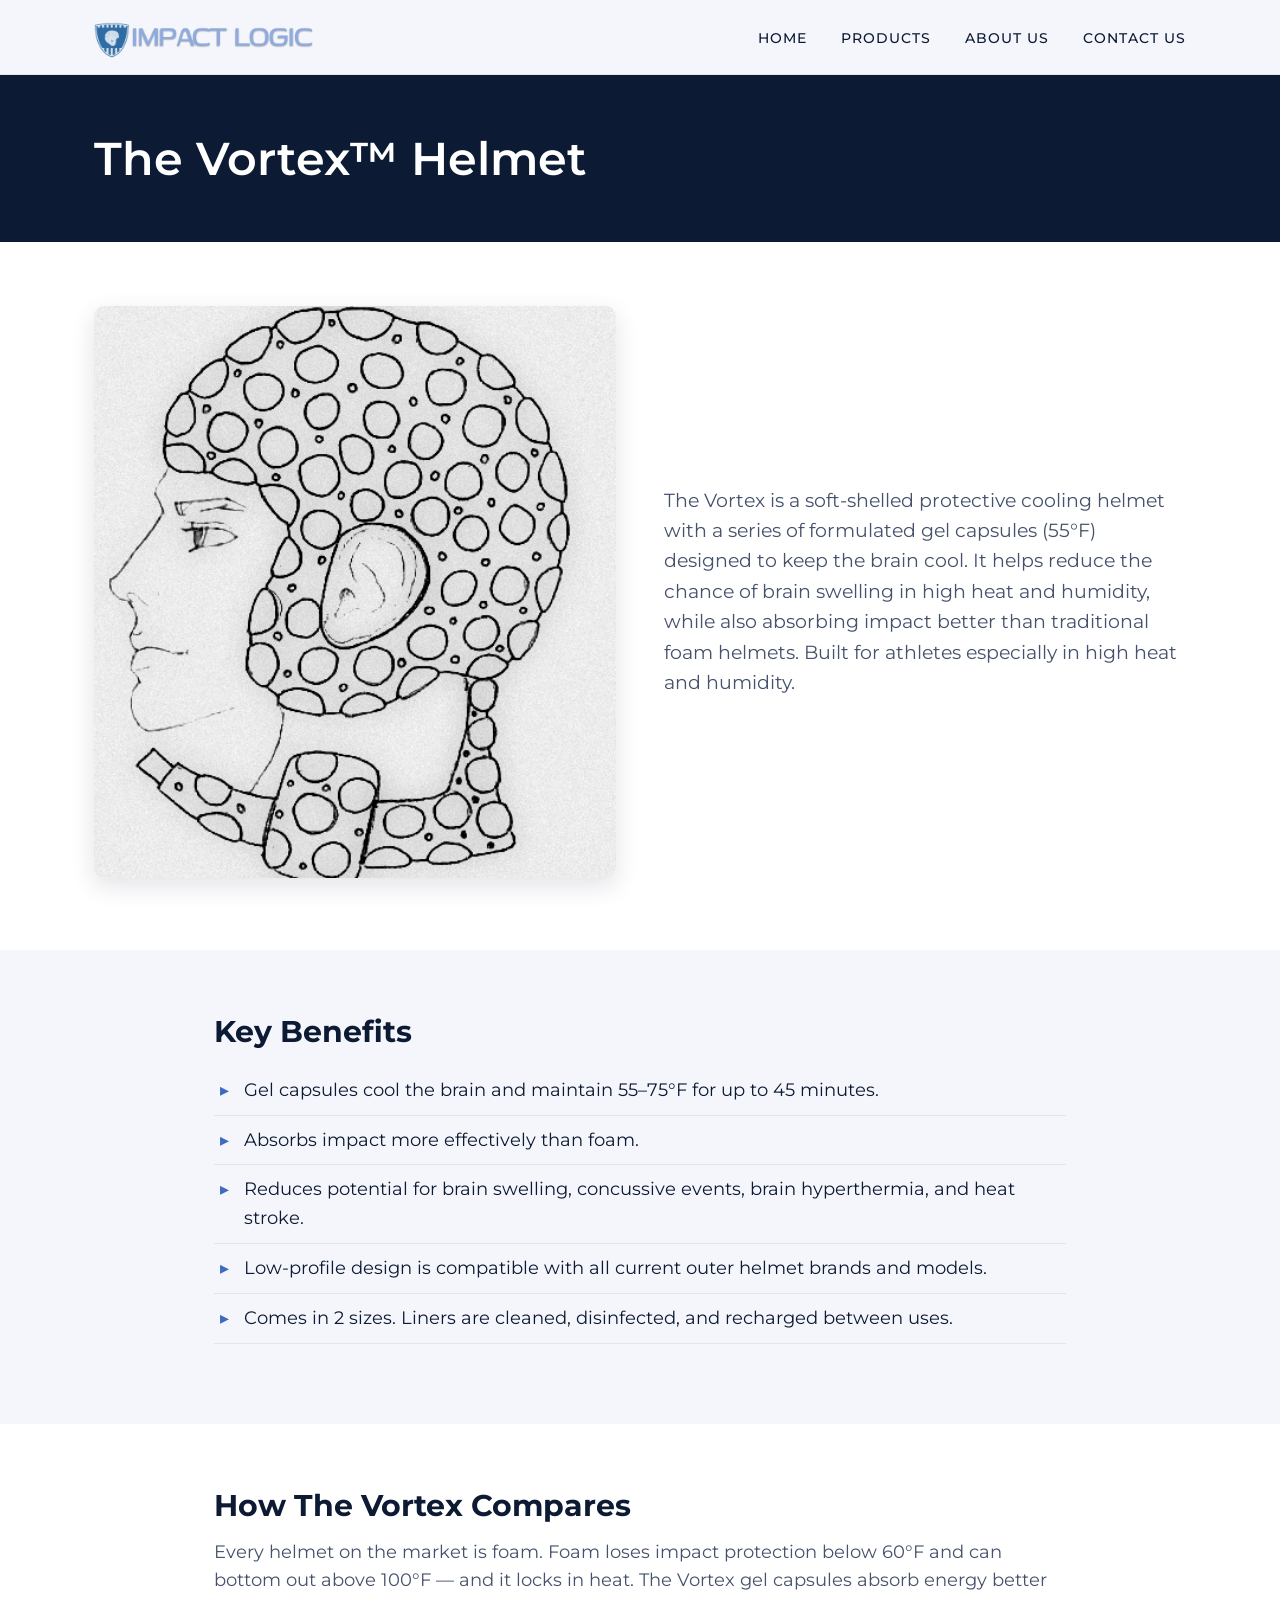
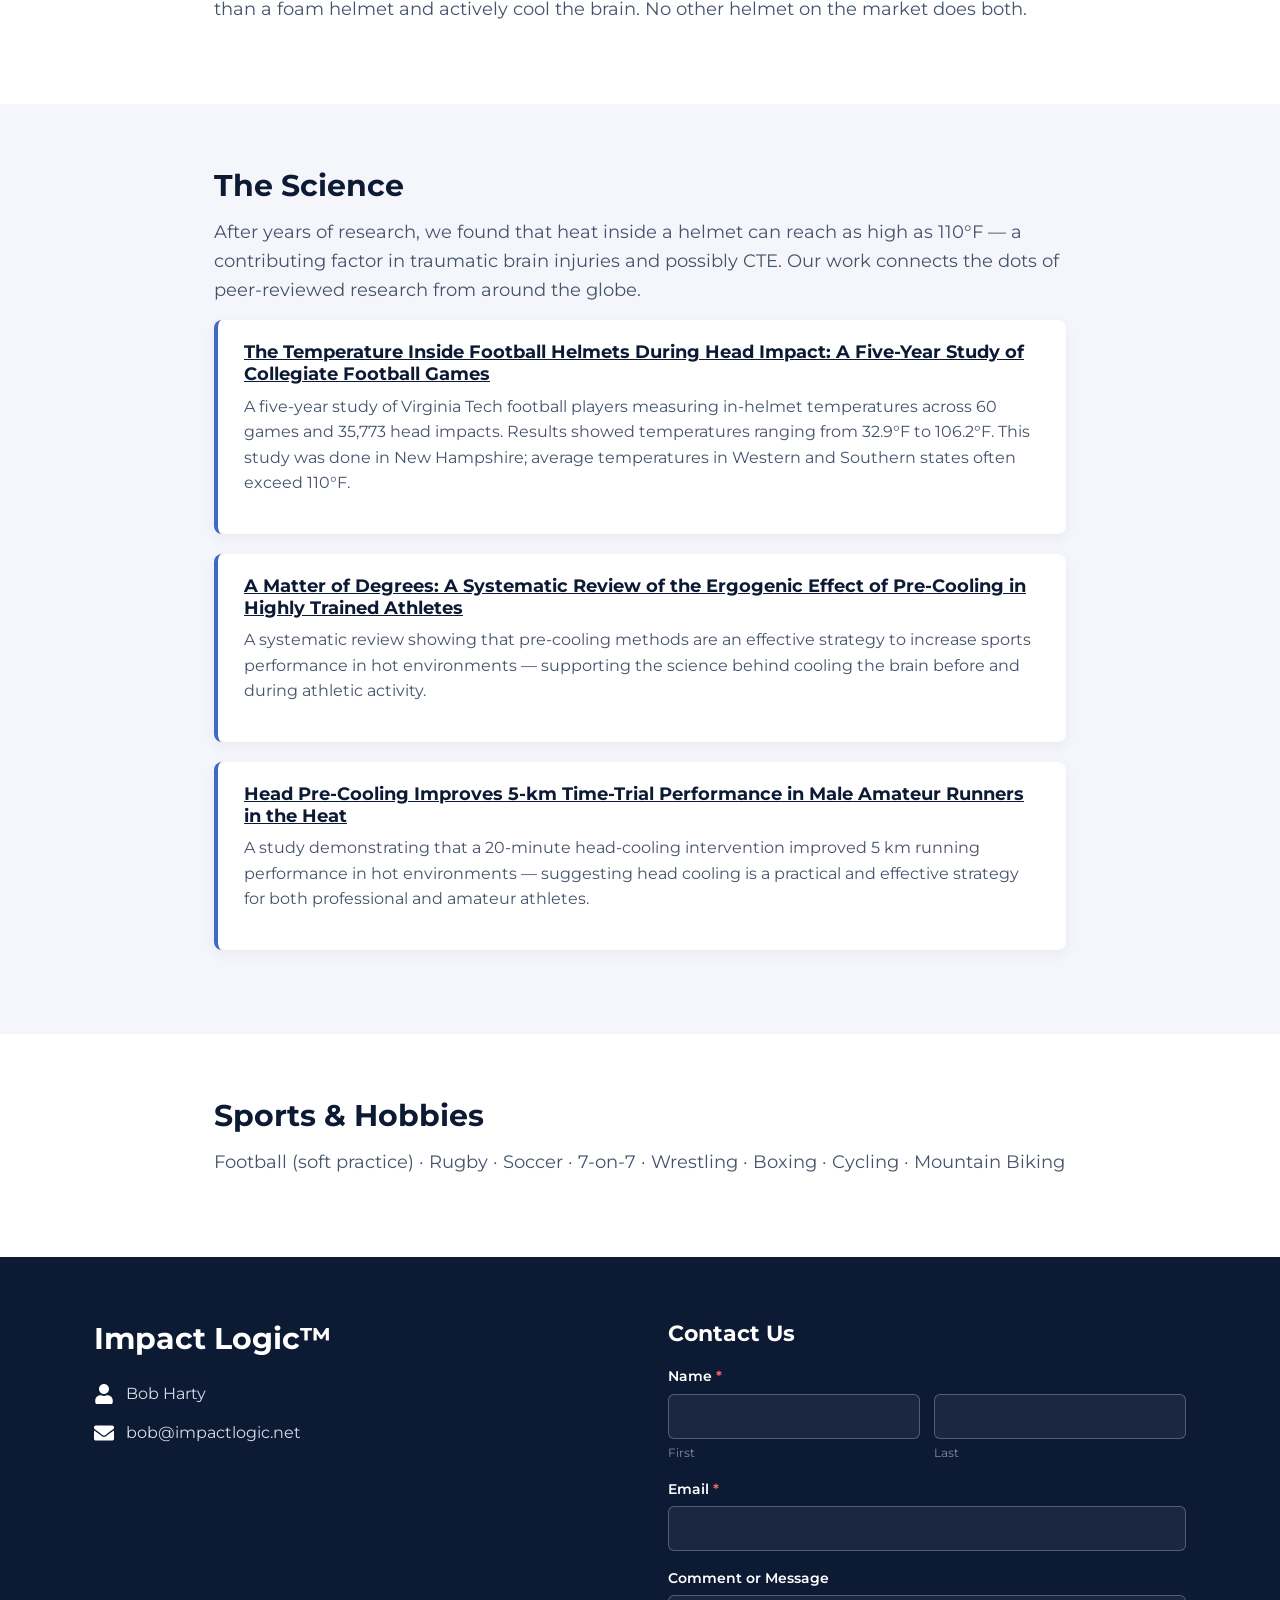
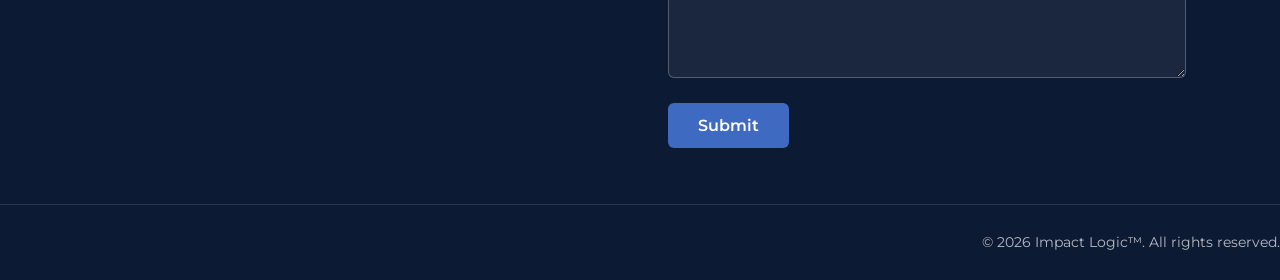
<file: the-vortex.html>
<!doctype html>
<html lang="en-US">
<head>
<meta charset="UTF-8">
<meta name="viewport" content="width=device-width, initial-scale=1">
<title>The Vortex™ Helmet — Impact Logic™</title>
<link rel="icon" href="images/logo.png">
<link rel="preconnect" href="https://fonts.googleapis.com">
<link rel="preconnect" href="https://fonts.gstatic.com" crossorigin>
<link href="https://fonts.googleapis.com/css2?family=Montserrat:wght@400;500;600;700&display=swap" rel="stylesheet">
<link rel="stylesheet" href="style.css">
</head>
<body>
<header class="site-header">
  <div class="header-inner">
    <a href="index.html" class="logo"><img src="images/logo.png" alt="Impact Logic"></a>
    <button class="menu-toggle" aria-label="Menu" onclick="document.getElementById('nav').classList.toggle('open')">
      <svg width="28" height="28" viewBox="0 0 24 24" fill="none" stroke="#0d1a33" stroke-width="2"><line x1="3" y1="6" x2="21" y2="6"/><line x1="3" y1="12" x2="21" y2="12"/><line x1="3" y1="18" x2="21" y2="18"/></svg>
    </button>
    <nav class="main" id="nav">
      <ul>
        <li><a href="index.html">Home</a></li>
        <li class="has-drop"><a href="products.html">Products</a>
          <ul class="drop">
            <li><a href="the-vortex.html">The Vortex</a></li>
            <li><a href="nekprotek.html">NekProTek</a></li>
            <li><a href="cryo-chair.html">Cryo Chair</a></li>
          </ul>
        </li>
        <li><a href="about.html">About Us</a></li>
        <li><a href="contact.html">Contact Us</a></li>
      </ul>
    </nav>
  </div>
</header>

<div class="page-head"><div class="wrap"><h1>The Vortex&trade; Helmet</h1></div></div>
<section><div class="wrap">
  <div class="prod">
    <img src="images/vortex-sketch.jpg" alt="The Vortex Helmet">
    <div>
      <p class="lead">The Vortex is a soft-shelled protective cooling helmet with a series of formulated gel capsules (55&deg;F) designed to keep the brain cool. It helps reduce the chance of brain swelling in high heat and humidity, while also absorbing impact better than traditional foam helmets. Built for athletes especially in high heat and humidity.</p>
    </div>
  </div>
</div></section>
<section class="alt"><div class="wrap block">
  <h2>Key Benefits</h2>
  <ul class="stat-list">
    <li>Gel capsules cool the brain and maintain 55&ndash;75&deg;F for up to 45 minutes.</li>
    <li>Absorbs impact more effectively than foam.</li>
    <li>Reduces potential for brain swelling, concussive events, brain hyperthermia, and heat stroke.</li>
    <li>Low-profile design is compatible with all current outer helmet brands and models.</li>
    <li>Comes in 2 sizes. Liners are cleaned, disinfected, and recharged between uses.</li>
  </ul>
</div></section>
<section><div class="wrap block">
  <h2>How The Vortex Compares</h2>
  <p>Every helmet on the market is foam. Foam loses impact protection below 60&deg;F and can bottom out above 100&deg;F &mdash; and it locks in heat. The Vortex gel capsules absorb energy better than a foam helmet and actively cool the brain. No other helmet on the market does both.</p>
</div></section>
<section class="alt"><div class="wrap block">
  <h2>The Science</h2>
  <p>After years of research, we found that heat inside a helmet can reach as high as 110&deg;F &mdash; a contributing factor in traumatic brain injuries and possibly CTE. Our work connects the dots of peer-reviewed research from around the globe.</p>
  <div class="study"><h3><a href="https://journals.sagepub.com/doi/abs/10.1177/1754337112442620" target="_blank" rel="noopener" style="color:inherit;text-decoration:underline;">The Temperature Inside Football Helmets During Head Impact: A Five-Year Study of Collegiate Football Games</a></h3><p>A five-year study of Virginia Tech football players measuring in-helmet temperatures across 60 games and 35,773 head impacts. Results showed temperatures ranging from 32.9&deg;F to 106.2&deg;F. This study was done in New Hampshire; average temperatures in Western and Southern states often exceed 110&deg;F.</p></div>
  <div class="study"><h3><a href="https://pubmed.ncbi.nlm.nih.gov/32344616/" target="_blank" rel="noopener" style="color:inherit;text-decoration:underline;">A Matter of Degrees: A Systematic Review of the Ergogenic Effect of Pre-Cooling in Highly Trained Athletes</a></h3><p>A systematic review showing that pre-cooling methods are an effective strategy to increase sports performance in hot environments &mdash; supporting the science behind cooling the brain before and during athletic activity.</p></div>
  <div class="study"><h3><a href="https://pubmed.ncbi.nlm.nih.gov/33960538/" target="_blank" rel="noopener" style="color:inherit;text-decoration:underline;">Head Pre-Cooling Improves 5-km Time-Trial Performance in Male Amateur Runners in the Heat</a></h3><p>A study demonstrating that a 20-minute head-cooling intervention improved 5&nbsp;km running performance in hot environments &mdash; suggesting head cooling is a practical and effective strategy for both professional and amateur athletes.</p></div>
</div></section>
<section><div class="wrap block">
  <h2>Sports &amp; Hobbies</h2>
  <p>Football (soft practice) &middot; Rugby &middot; Soccer &middot; 7-on-7 &middot; Wrestling &middot; Boxing &middot; Cycling &middot; Mountain Biking</p>
</div></section>

<footer class="site-footer" id="footer">
  <div class="footer-grid">
    <div class="footer-brand">
      <h2>Impact Logic&trade;</h2>
      <ul class="contact-list">
        <li><svg viewBox="0 0 448 512"><path d="M224 256c70.7 0 128-57.3 128-128S294.7 0 224 0 96 57.3 96 128s57.3 128 128 128zm89.6 32h-16.7c-22.2 10.2-46.9 16-72.9 16s-50.6-5.8-72.9-16h-16.7C60.2 288 0 348.2 0 422.4V464c0 26.5 21.5 48 48 48h352c26.5 0 48-21.5 48-48v-41.6c0-74.2-60.2-134.4-134.4-134.4z"/></svg> Bob Harty</li>
        <li><svg viewBox="0 0 512 512"><path d="M502.3 190.8c3.9-3.1 9.7-.2 9.7 4.7V400c0 26.5-21.5 48-48 48H48c-26.5 0-48-21.5-48-48V195.6c0-5 5.7-7.8 9.7-4.7 22.4 17.4 52.1 39.5 154.1 113.6 21.1 15.4 56.7 47.8 92.2 47.6 35.7.3 72-32.8 92.3-47.6 102-74.1 131.6-96.3 154-113.7zM256 320c23.2.4 56.6-29.2 73.4-41.4 132.7-96.3 142.8-104.7 173.4-128.7 5.8-4.5 9.2-11.5 9.2-18.9v-19c0-26.5-21.5-48-48-48H48C21.5 64 0 85.5 0 112v19c0 7.4 3.4 14.3 9.2 18.9 30.6 23.9 40.7 32.4 173.4 128.7 16.8 12.2 50.2 41.8 73.4 41.4z"/></svg> <a href="mailto:bob@impactlogic.net">bob@impactlogic.net</a></li>
      </ul>
    </div>
    <div class="form-box">
      <h3>Contact Us</h3>
      <form action="https://formspree.io/f/xzerdgpr" method="POST">
        <div class="field"><label>Name <span class="req">*</span></label>
          <div class="form-row">
            <div><input type="text" name="First Name" required><div class="sub">First</div></div>
            <div><input type="text" name="Last Name" required><div class="sub">Last</div></div>
          </div>
        </div>
        <div class="field"><label>Email <span class="req">*</span></label><input type="email" name="email" required></div>
        <div class="field"><label>Comment or Message</label><textarea name="message" rows="3"></textarea></div>
        <button type="submit" class="form-submit">Submit</button>
      </form>
    </div>
  </div>
  <div class="copyright">&copy; 2026 Impact Logic&trade;. All rights reserved.</div>
</footer>
   <script src="form-handler.js"></script>
</body>
</html>
</file>
<file: style.css>
:root {
  --navy: #0d1a33;
  --header-bg: #f4f6fb;
  --text-light: #d7dde8;
  --white: #fff;
  --btn: #3f6ac2;
  --pale: #f4f6fb;
  --ink: #0d1a33;
  --muted: #45526b;
}
* {
  box-sizing: border-box;
  margin: 0;
  padding: 0;
}
body {
  font-family: "Montserrat", sans-serif;
  color: var(--ink);
  font-size: 18px;
  line-height: 1.6;
  background: var(--white);
}
img {
  max-width: 100%;
  display: block;
}
.wrap {
  max-width: 1140px;
  margin: 0 auto;
  padding: 0 24px;
}
a {
  color: var(--btn);
}
h1,
h2,
h3 {
  line-height: 1.2;
}

/* Header */
header.site-header {
  background: var(--header-bg);
  padding: 14px 0;
  position: sticky;
  top: 0;
  z-index: 100;
  border-bottom: 1px solid rgba(13, 26, 51, 0.08);
}
.header-inner {
  max-width: 1140px;
  margin: 0 auto;
  padding: 0 24px;
  display: flex;
  align-items: center;
  justify-content: space-between;
}
.logo img {
  max-height: 46px;
  width: auto;
}
nav.main > ul {
  list-style: none;
  display: flex;
  gap: 34px;
  align-items: center;
}
nav.main a {
  color: var(--navy);
  text-decoration: none;
  text-transform: uppercase;
  font-size: 14px;
  font-weight: 500;
  letter-spacing: 1px;
}
nav.main a:hover {
  opacity: 0.7;
}
.has-drop {
  position: relative;
}
.drop {
  display: none;
  position: absolute;
  top: calc(100% + 3px);
  left: 0;
  background: var(--white);
  min-width: 180px;
  border-radius: 8px;
  box-shadow: 0 12px 30px rgba(13, 26, 51, 0.14);
  overflow: hidden;
  padding: 6px 0;
}
.has-drop:hover .drop {
  display: block;
}
.drop a {
  display: block;
  padding: 12px 22px;
  font-size: 13px;
  white-space: nowrap;
}
.drop a:hover {
  background: var(--pale);
  opacity: 1;
}
.menu-toggle {
  display: none;
  background: none;
  border: 0;
  cursor: pointer;
}

/* Page hero band */
.page-head {
  background: var(--navy);
  color: var(--white);
  padding: 56px 0;
}
.page-head h1 {
  font-size: 46px;
  font-weight: 600;
}
.page-head p {
  color: var(--text-light);
  max-width: 1140px;
  margin-top: 12px;
}

/* Buttons */
.btn {
  display: inline-block;
  background: var(--white);
  color: var(--navy);
  text-decoration: none;
  font-weight: 600;
  padding: 14px 30px;
  border-radius: 6px;
  margin-top: 14px;
  font-size: 16px;
  transition: transform 0.15s ease;
}
.btn:hover {
  transform: translateY(-2px);
}
.btn-navy {
  background: var(--navy);
  color: #fff;
}

/* Sections */
section {
  padding: 64px 0;
}
section.alt {
  background: var(--pale);
}
.lead {
  font-size: 19px;
  color: var(--muted);
  max-width: 820px;
}

/* Product row (image + text) */
.prod {
  display: grid;
  grid-template-columns: 1fr 1fr;
  gap: 48px;
  align-items: center;
  margin-bottom: 8px;
}
.prod.rev {
  direction: rtl;
}
.prod.rev > * {
  direction: ltr;
}
.prod img {
  border-radius: 10px;
  width: 100%;
  object-fit: cover;
  box-shadow: 0 8px 24px rgba(13, 26, 51, 0.12);
}
.prod h2 {
  font-size: 32px;
  margin-bottom: 14px;
}
.prod h3 {
  font-size: 20px;
  margin: 18px 0 8px;
  color: var(--navy);
}
.prod p {
  color: var(--muted);
}

/* Two-up cards (nekprotek versions) */
.cards2 {
  display: flex;
  flex-direction: horizontal;
  gap: 32px;
}
.card {
  background: #fff;
  border: 1px solid rgba(13, 26, 51, 0.1);
  border-radius: 12px;
  overflow: hidden;
  box-shadow: 0 8px 24px rgba(3, 10, 22, 0.06);
}
.card img {
  width: 100%;
  height: 60%;
  object-fit: cover;
}
.card .body {
  padding: 26px 28px;
}
.card h2 {
  font-size: 24px;
  margin-bottom: 6px;
}
.card h3 {
  font-size: 16px;
  text-transform: uppercase;
  letter-spacing: 1px;
  color: var(--btn);
  margin: 16px 0 8px;
}
.card p {
  color: var(--muted);
  font-size: 16px;
}

/* generic content block */
.block {
  max-width: 900px;
}
.block h2 {
  font-size: 30px;
  margin-bottom: 14px;
}
.block p {
  color: var(--muted);
  margin-bottom: 16px;
}
.stat-list {
  list-style: none;
  margin: 16px 0;
}
.stat-list li {
  padding: 10px 0 10px 30px;
  position: relative;
  color: var(--ink);
  border-bottom: 1px solid rgba(13, 26, 51, 0.08);
}
.stat-list li:before {
  content: "▸";
  position: absolute;
  left: 6px;
  color: var(--btn);
}

/* studies */
.study {
  background: #fff;
  border-left: 4px solid var(--btn);
  border-radius: 8px;
  padding: 22px 26px;
  margin-bottom: 20px;
  box-shadow: 0 4px 14px rgba(13, 26, 51, 0.05);
}
.study h3 {
  font-size: 18px;
  margin-bottom: 8px;
  color: var(--navy);
}
.study p {
  color: var(--muted);
  font-size: 16px;
}

/* pillars (home) */
.pillars {
  display: grid;
  grid-template-columns: repeat(3, 1fr);
  gap: 32px;
  text-align: center;
}
.pillar {
  background: var(--white);
  border-radius: 10px;
  padding: 32px 28px;
  box-shadow: 0 6px 18px rgba(13, 26, 51, 0.06);
}
.pillar .ic {
  width: 44px;
  height: 44px;
  color: var(--btn);
  margin-bottom: 16px;
}
.pillar h3 {
  font-size: 22px;
  margin-bottom: 10px;
  color: var(--navy);
}
.pillar p {
  font-size: 16px;
  color: var(--muted);
}

/* Footer */
footer.site-footer {
  background: var(--navy);
  color: var(--white);
  padding: 64px 0 0;
}
.footer-grid {
  max-width: 1140px;
  margin: 0 auto;
  padding: 0 24px;
  display: grid;
  grid-template-columns: 1fr 1fr;
  gap: 56px;
  align-items: start;
}
.footer-brand h2 {
  font-size: 30px;
  margin-bottom: 24px;
}
.contact-list {
  list-style: none;
}
.contact-list li {
  display: flex;
  align-items: center;
  gap: 12px;
  margin-bottom: 14px;
  color: var(--text-light);
  font-size: 16px;
}
.contact-list svg {
  width: 20px;
  height: 20px;
  flex: 0 0 20px;
  fill: var(--white);
}
.contact-list a {
  color: var(--text-light);
  text-decoration: none;
}
.contact-list a:hover {
  color: var(--white);
}
.form-box h3 {
  font-size: 22px;
  margin-bottom: 18px;
}
.form-row {
  display: grid;
  grid-template-columns: 1fr 1fr;
  gap: 14px;
}
.field {
  margin-bottom: 16px;
}
.field label {
  display: block;
  font-size: 14px;
  font-weight: 600;
  margin-bottom: 6px;
}
.field .req {
  color: #ff6b6b;
}
.field input,
.field textarea {
  width: 100%;
  padding: 12px 14px;
  border: 1px solid rgba(255, 255, 255, 0.25);
  border-radius: 6px;
  background: rgba(255, 255, 255, 0.06);
  color: var(--white);
  font-size: 16px;
  font-family: inherit;
}
.sub {
  font-size: 12px;
  color: rgba(255, 255, 255, 0.5);
  margin-top: 4px;
}
.form-submit {
  background: var(--btn);
  color: #fff;
  border: 0;
  padding: 13px 30px;
  border-radius: 6px;
  font-size: 16px;
  font-weight: 600;
  cursor: pointer;
  font-family: inherit;
}
.form-submit:hover {
  background: #4d79d1;
}
.copyright {
  border-top: 1px solid rgba(255, 255, 255, 0.12);
  margin-top: 56px;
  padding: 26px 0;
  text-align: right;
  font-size: 14px;
  color: rgba(255, 255, 255, 0.7);
}

@media (max-width: 900px) {
  .hero-grid,
  .prod,
  .cards2,
  .pillars,
  .footer-grid {
    grid-template-columns: 1fr !important;
    gap: 32px;
  }
  .prod.rev {
    direction: ltr;
  }
  .page-head h1 {
    font-size: 34px;
  }
  nav.main ul {
    display: none;
  }
  .menu-toggle {
    display: block;
  }
  nav.main.open ul {
    display: flex;
    flex-direction: column;
    position: absolute;
    top: 70px;
    right: 24px;
    background: #fff;
    padding: 16px 20px;
    border-radius: 8px;
    box-shadow: 0 12px 30px rgba(13, 26, 51, 0.14);
    gap: 16px;
    z-index: 200;
  }
  nav.main.open .drop {
    position: static;
    display: block;
    box-shadow: none;
    padding-left: 12px;
    min-width: 0;
  }
}
</file>
